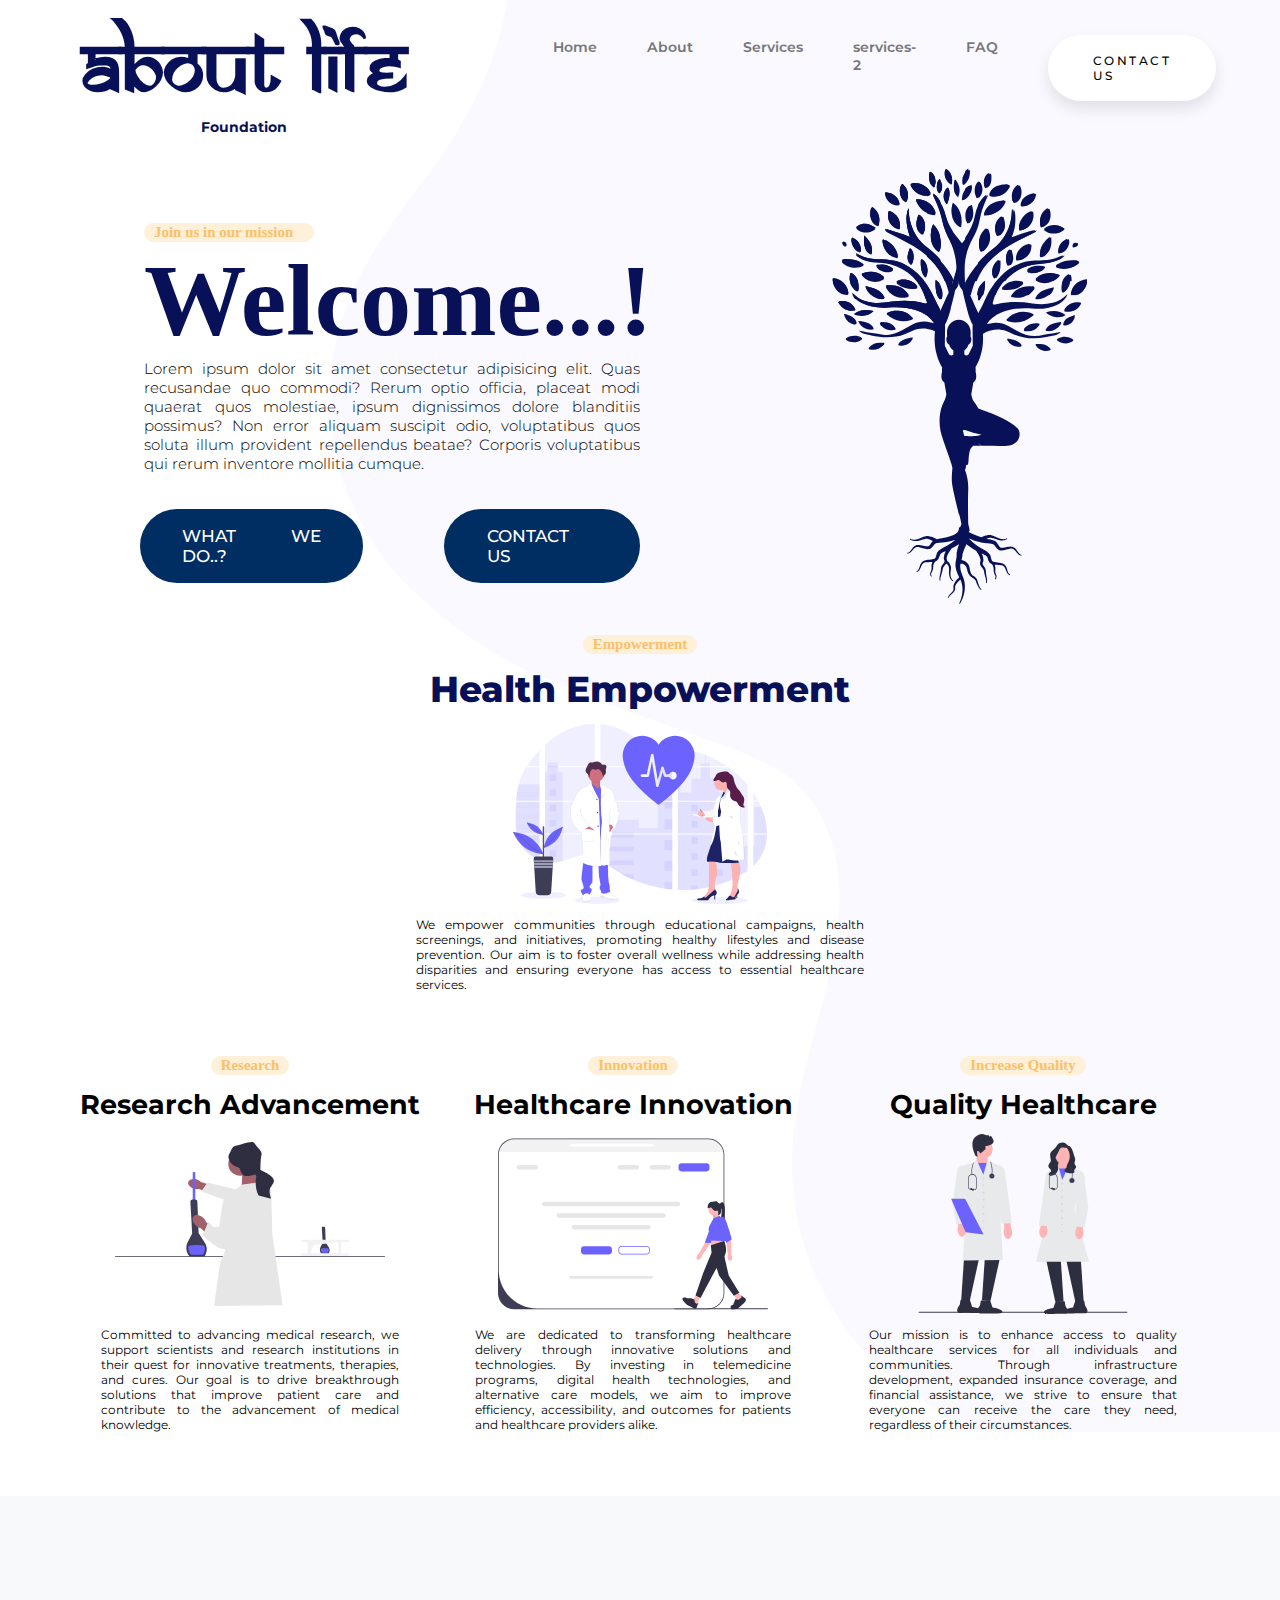
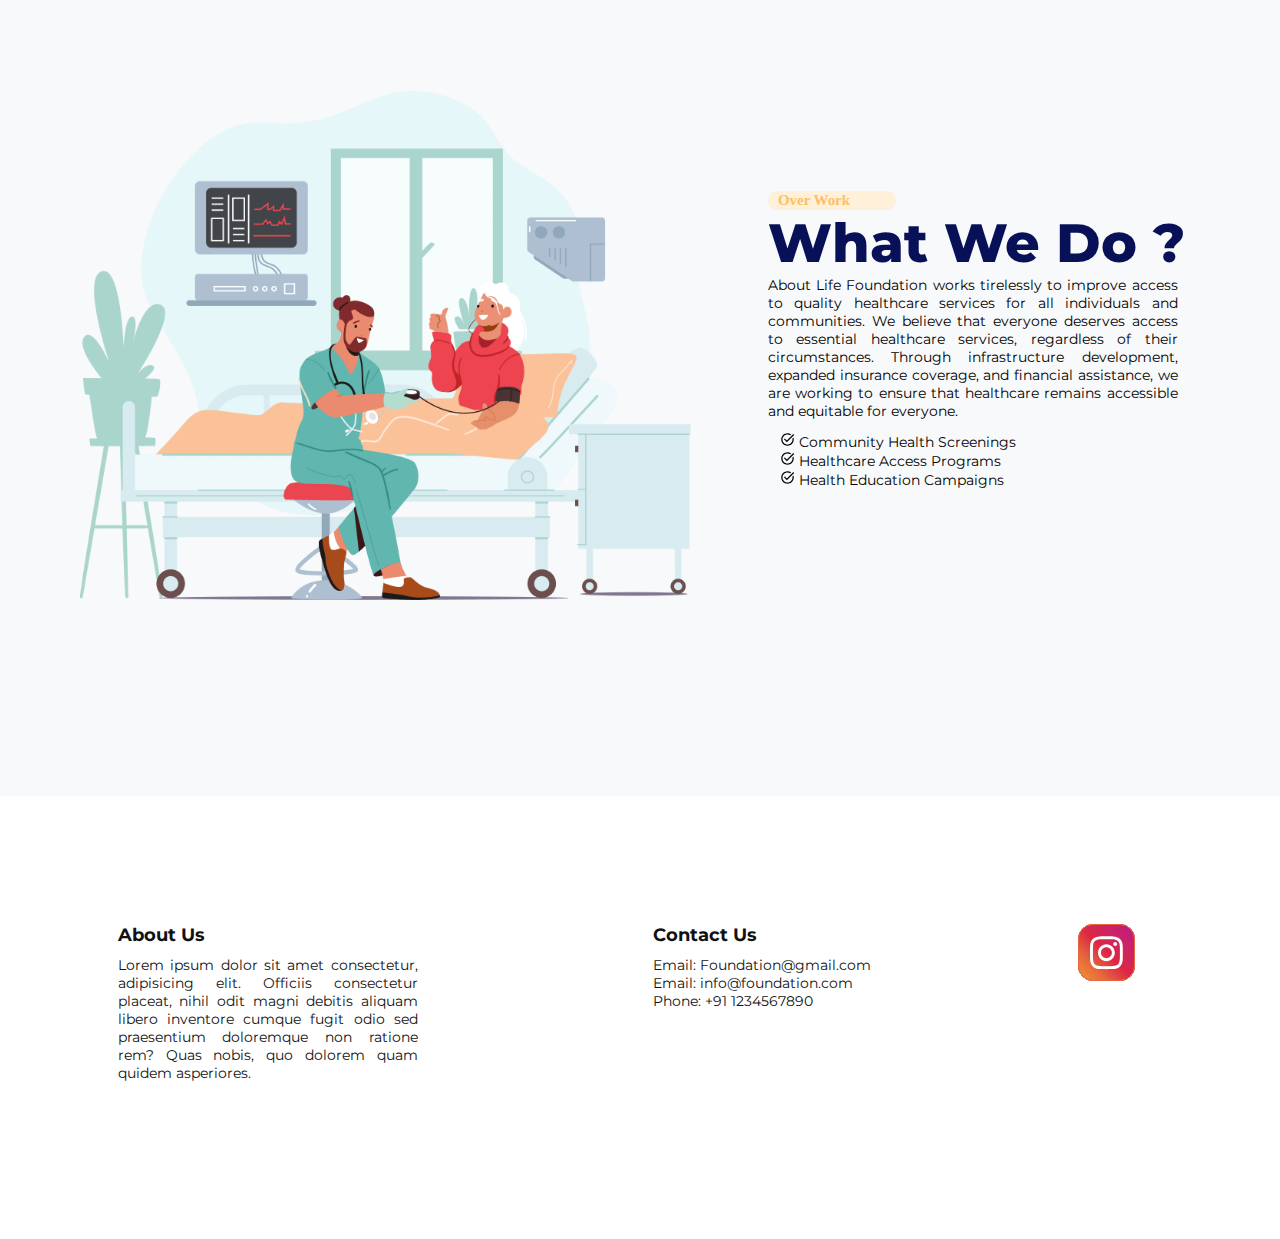
<file: index.html>
<!DOCTYPE html>
<html lang="en">

<head>
    <meta charset="UTF-8">
    <meta name="viewport" content="width=device-width, initial-scale=1.0">
    <title>ALF | About Life Foundation</title>
    <link rel="stylesheet" href="style.css">
</head>

<body>
    <div id="main">
        <nav>
            <div id="nav-left">
                <h3 class="logo_text samarkan">About Life</h3>
                <h3 class="logo_text">Foundation</h3>
            </div>
            <div id="nav-right">
                <a href="index.html">Home</a>
                <a href="about.html">About</a>
                <a href="services.html">Services</a>
                <a href="not-found.html">services-2</a>
                <a href="">FAQ</a>
                <a id="nav_button" href="contact_us.html">Contact Us</a>
            </div>
            <div class="nav-menu toggle_btn">
                <input type="checkbox" id="checkbox">
                <label for="checkbox" class="toggle">
                    <div class="bars" id="bar1"></div>
                    <div class="bars" id="bar2"></div>
                    <div class="bars" id="bar3"></div>
                </label>
            </div>

            <div id="menu" class="dropdown_menu">

                <a href="index.html">Home</a>
                <a href="about.html">About</a>
                <a href="services.html">Services</a>
                <a href="not-found.html">services-2</a>
                <a href="">FAQ</a>
                <a id="nav_button" href="contact_us.html">Contact Us</a>

            </div>
        </nav>
        <div id="home">
            <div id="home-left">
                <div id="home_text">
                    <h5 class="tag home_tag">Join us in our mission</h5>
                    <h1 id="home_text1">Welcome...!</h1>
                    <h2 id="home_text2">Lorem ipsum dolor sit amet consectetur adipisicing elit. Quas recusandae quo commodi? Rerum optio officia, placeat modi quaerat quos molestiae, ipsum dignissimos dolore blanditiis possimus? Non error aliquam suscipit odio, voluptatibus quos soluta illum provident repellendus beatae? Corporis voluptatibus qui rerum inventore mollitia cumque.</h2>
                </div>
                <div id="home_buttons">
                    <a href="#what_we_do" class="btn">What We Do..?</a>
                    <a href="contact_us.html" class="btn">
                        Contact Us

                    </a>
                </div>
            </div>
            <div id="home_right">
                <img id="logo" src="assets/svg/Logo-081158-blue.svg" alt="logo">
            </div>


        </div>
        <div id="sec_page">

            <div id="mission">
                <div id="mission_upper">
                    <h5 class="tag mission_tag mission_tag_upper">Empowerment</h5>
                    <h2 class="mission_heading ">Health Empowerment</h2>
                    <img class="mission_logo mission_upper_logo" src="assets/svg/Health_Empowerment.svg"
                        alt="Health Empowerment">
                    <h6 class="mission_discription_upper">
                        We empower communities through educational campaigns, health screenings, and initiatives,
                        promoting healthy lifestyles and disease prevention. Our aim is to foster overall wellness while
                        addressing health disparities and ensuring everyone has access to essential healthcare services.
                    </h6>
                </div>
                <div id="mission_bottom">

                    <div class="mission_sec mission_sec_one">
                        <h5 class="tag mission_tag mission_tag_one">Research</h5>
                        <h2 class="mission_tittle"> Research Advancement</h2>
                        <img class="mission_logo" src="assets/svg/Research_Advancement.svg" alt="Healthcare Innovation">
                        <h6 class="mission_discription">
                            Committed to advancing medical research, we support scientists and research institutions in
                            their quest for innovative treatments, therapies, and cures. Our goal is to drive
                            breakthrough solutions that improve patient care and contribute to the advancement of
                            medical knowledge.
                        </h6>

                    </div>

                    <div class="mission_sec mission_sec_three">
                        <h5 class="tag mission_tag mission_tag_three">Innovation</h5>
                        <h2 class="mission_tittle">Healthcare Innovation</h2>
                        <img class="mission_logo" src="assets/svg/Healthcare_Innovation.svg"
                            alt="Healthcare Innovation">
                        <h6 class="mission_discription">
                            We are dedicated to transforming healthcare delivery through innovative solutions and
                            technologies. By investing in telemedicine programs, digital health technologies, and
                            alternative care models, we aim to improve efficiency, accessibility, and outcomes for
                            patients and healthcare providers alike.
                        </h6>

                    </div>

                    <div class="mission_sec mission_sec_two">
                        <h5 class="tag mission_tag mission_tag_two">Increase Quality</h5>
                        <h2 class="mission_tittle">Quality Healthcare</h2>
                        <img class="mission_logo" src="assets/svg/Quality_Healthcare.svg" alt="Healthcare Innovation">
                        <h6 class="mission_discription">
                            Our mission is to enhance access to quality healthcare services for all individuals and
                            communities. Through infrastructure development, expanded insurance coverage, and financial
                            assistance, we strive to ensure that everyone can receive the care they need, regardless of
                            their circumstances.
                        </h6>

                    </div>

                </div>
            </div>

        </div>
    </div>

    <div id="what_we_do">

        <div id="what_we_do_left">
            <img src="assets/svg/what_we_do.png" alt="what_we_do">
        </div>


        <div id="What_We_Do_Right">

            <h5 class="tag what_we_do_tag ">Over Work</h5>
            <h2 class="what_we_do_heading ">What We Do ?</h2>
            <h6 class="whatwedo_discription">
                About Life Foundation works tirelessly to improve access to quality healthcare services for all
                individuals and communities. We believe that everyone deserves access to essential healthcare services,
                regardless of their circumstances. Through infrastructure development, expanded insurance coverage, and
                financial assistance, we are working to ensure that healthcare remains accessible and equitable for
                everyone.
            </h6>
            <div id="tick_list">

                <h6 class="whatwedo_discription"><img class="tick" src="assets/svg/icons8-tick.svg" alt="tick_svg">
                    Community Health Screenings</h6>
                <h6 class="whatwedo_discription"><img class="tick" src="assets/svg/icons8-tick.svg" alt="tick_svg">
                    Healthcare Access Programs</h6>
                <h6 class="whatwedo_discription"><img class="tick" src="assets/svg/icons8-tick.svg" alt="tick_svg">
                    Health Education Campaigns</h6>
            </div>


        </div>
    </div>



    <footer>
        <div class="footer-container">
            <div class="footer-section">
                <h3>About Us</h3>
                <p>Lorem ipsum dolor sit amet consectetur, adipisicing elit. Officiis consectetur placeat, nihil odit magni debitis aliquam libero inventore cumque fugit odio sed praesentium doloremque non ratione rem? Quas nobis, quo dolorem quam quidem asperiores.</p>
            </div>
            <div class="footer-section">
                <h3>Contact Us</h3>
                <p>Email: Foundation@gmail.com<br> Email: info@foundation.com<br>Phone: +91 1234567890</p>
            </div>
            <div class="footer-section">
                <div class="tooltip-container">
                    <div class="tooltip">
                      <div class="profile">
                        <div class="user">
                          <div class="img"><img src="assets/svg/Logo.svg" alt="" srcset=""></div>
                          <div class="details">
                            <div class="name">Name</div>
                            <div class="username">@username</div>
                          </div>
                        </div>

                      </div>
                    </div>
                    <div class="text">
                      <a class="icon" href="#insta-link">
                        <div class="layer">
                          <span></span>
                          <span></span>
                          <span></span>
                          <span></span>
                          <span class="instagramSVG">
                            <svg
                              fill="white"
                              class="svgIcon"
                              viewBox="0 0 448 512"
                              height="1.5em"
                              xmlns="http://www.w3.org/2000/svg"
                            >
                              <path
                                d="M224.1 141c-63.6 0-114.9 51.3-114.9 114.9s51.3 114.9 114.9 114.9S339 319.5 339 255.9 287.7 141 224.1 141zm0 189.6c-41.1 0-74.7-33.5-74.7-74.7s33.5-74.7 74.7-74.7 74.7 33.5 74.7 74.7-33.6 74.7-74.7 74.7zm146.4-194.3c0 14.9-12 26.8-26.8 26.8-14.9 0-26.8-12-26.8-26.8s12-26.8 26.8-26.8 26.8 12 26.8 26.8zm76.1 27.2c-1.7-35.9-9.9-67.7-36.2-93.9-26.2-26.2-58-34.4-93.9-36.2-37-2.1-147.9-2.1-184.9 0-35.8 1.7-67.6 9.9-93.9 36.1s-34.4 58-36.2 93.9c-2.1 37-2.1 147.9 0 184.9 1.7 35.9 9.9 67.7 36.2 93.9s58 34.4 93.9 36.2c37 2.1 147.9 2.1 184.9 0 35.9-1.7 67.7-9.9 93.9-36.2 26.2-26.2 34.4-58 36.2-93.9 2.1-37 2.1-147.8 0-184.8zM398.8 388c-7.8 19.6-22.9 34.7-42.6 42.6-29.5 11.7-99.5 9-132.1 9s-102.7 2.6-132.1-9c-19.6-7.8-34.7-22.9-42.6-42.6-11.7-29.5-9-99.5-9-132.1s-2.6-102.7 9-132.1c7.8-19.6 22.9-34.7 42.6-42.6 29.5-11.7 99.5-9 132.1-9s102.7-2.6 132.1 9c19.6 7.8 34.7 22.9 42.6 42.6 11.7 29.5 9 99.5 9 132.1s2.7 102.7-9 132.1z"
                              ></path>
                            </svg>
                          </span>
                        </div>
                        <div class="text">Instagram</div>
                      </a>
                    </div>
                  </div>
                  
            </div>
        </div>

    </footer>


    <script src="script.js"></script>
</body>

</html>
</file>
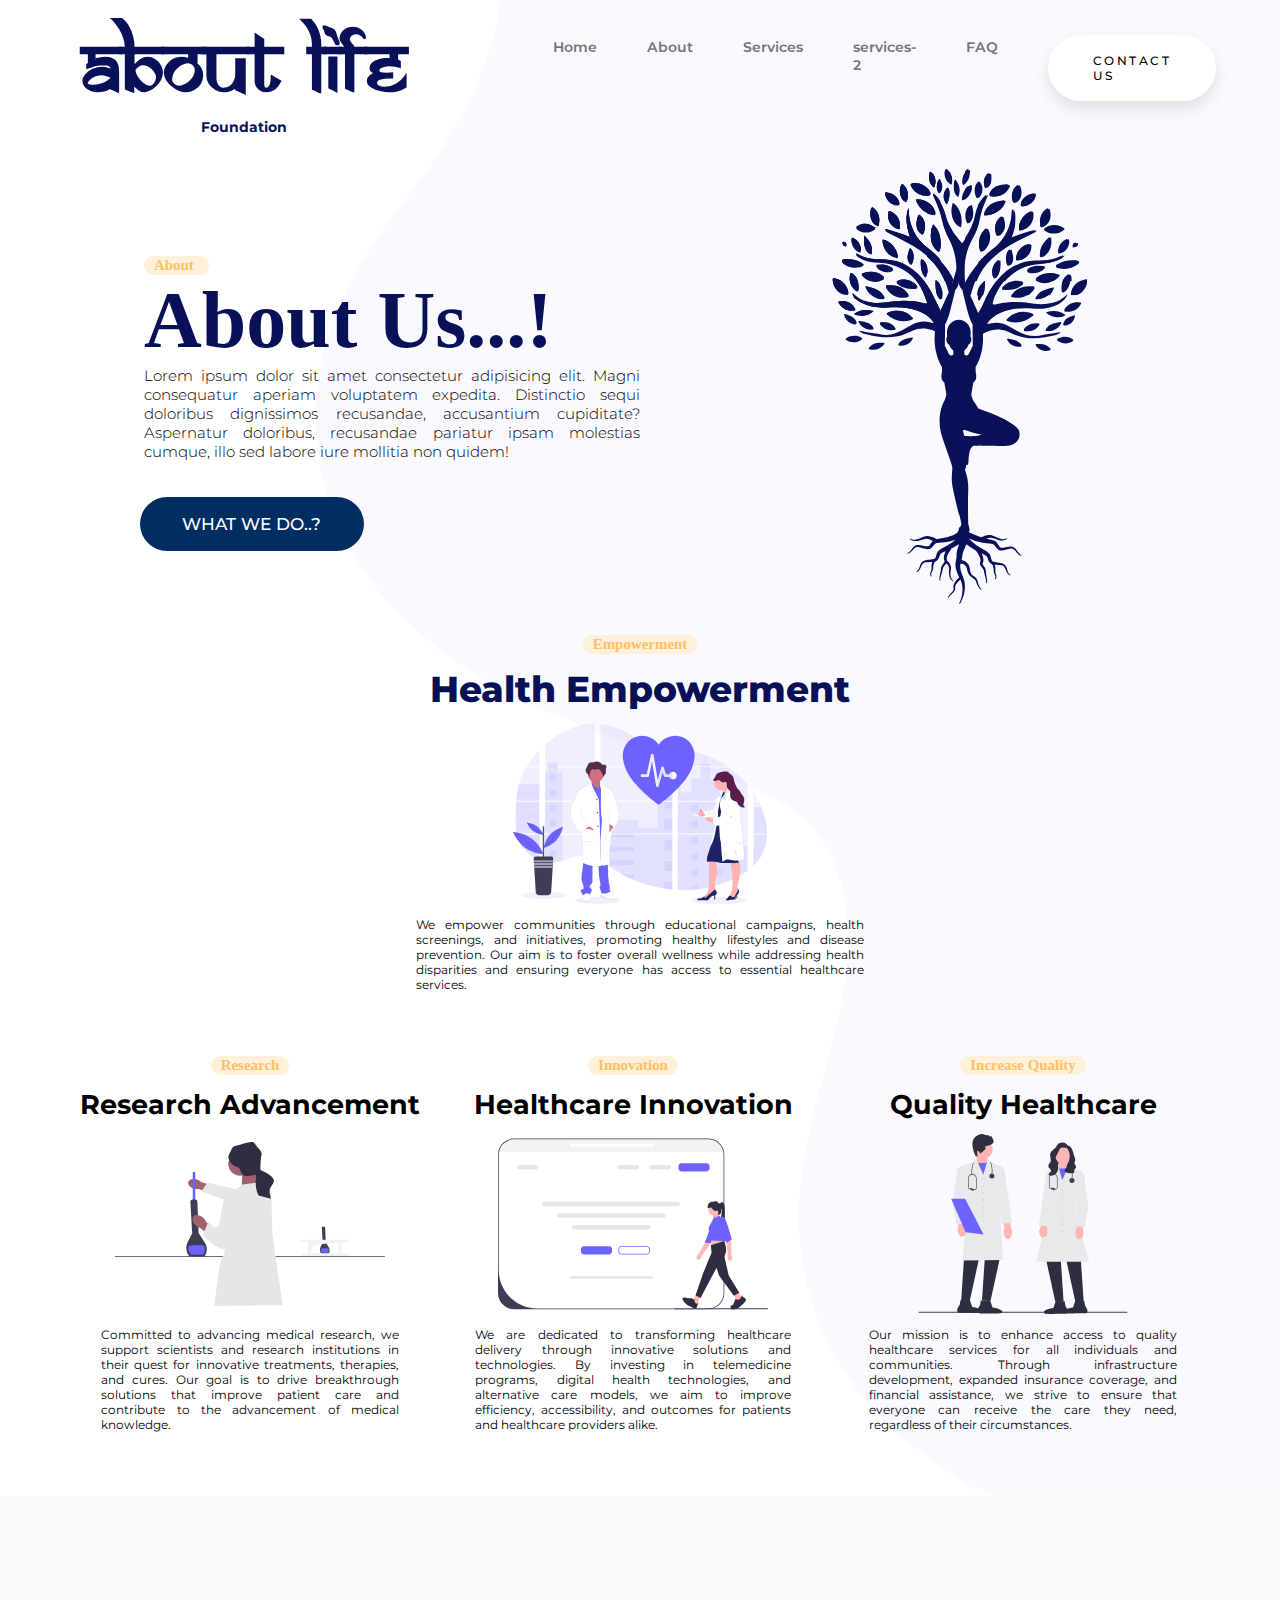
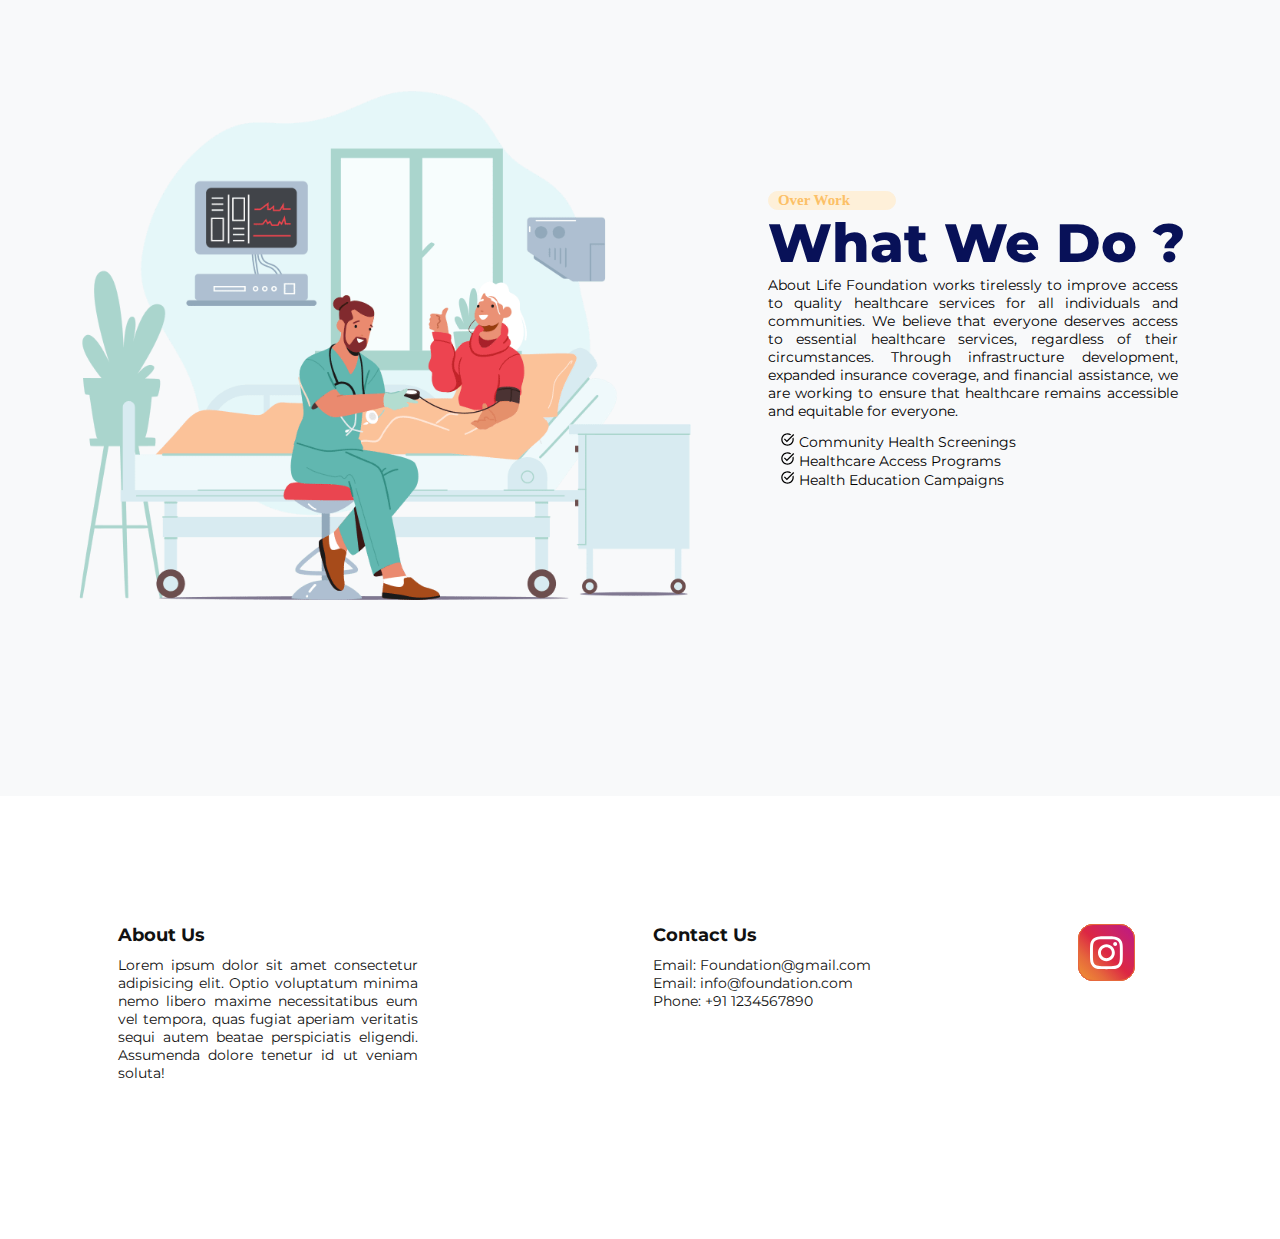
<file: about.html>
<!DOCTYPE html>
<html lang="en">

<head>
    <meta charset="UTF-8">
    <meta name="viewport" content="width=device-width, initial-scale=1.0">
    <title>Foundation | About</title>
    <link rel="stylesheet" href="about.css">
</head>

<body>
    <div id="main">
        <nav>
            <div id="nav-left">
                <h3 class="logo_text samarkan">About Life</h3>
                <h3 class="logo_text">Foundation</h3>
            </div>
            <div id="nav-right">
                <a href="index.html">Home</a>
                <a href="about.html">About</a>
                <a href="services.html">Services</a>
                <a href="not-found.html">services-2</a>
                <a href="">FAQ</a>
                <a id="nav_button" href="contact_us.html">Contact Us</a>
            </div>
            <div class="nav-menu toggle_btn">
                <input type="checkbox" id="checkbox">
                <label for="checkbox" class="toggle">
                    <div class="bars" id="bar1"></div>
                    <div class="bars" id="bar2"></div>
                    <div class="bars" id="bar3"></div>
                </label>
            </div>

            <div id="menu" class="dropdown_menu">

                <a href="index.html">Home</a>
                <a href="about.html">About</a>
                <a href="services.html">Services</a>
                <a href="not-found.html">services-2</a>
                <a href="">FAQ</a>
                <a id="nav_button" href="contact_us.html">Contact Us</a>

            </div>
        </nav>
        <div id="home">
            <div id="home-left">
                <div id="home_text">
                    <h5 class="tag home_tag">About</h5>
                    <h1 id="home_text1">About Us...!</h1>
                    <h2 id="home_text2">Lorem ipsum dolor sit amet consectetur adipisicing elit. Magni consequatur aperiam voluptatem expedita. Distinctio sequi doloribus dignissimos recusandae, accusantium cupiditate? Aspernatur doloribus, recusandae pariatur ipsam molestias cumque, illo sed labore iure mollitia non quidem!</h2>
                </div>
                <div id="home_buttons">
                    <a href="#what_we_do" class="btn">What We Do..?</a>
                </div>
            </div>

            <div id="home-right">
                <img id="logo" src="assets/svg/Logo-081158-blue.svg" alt="logo">

            </div>
        </div>
        <div id="sec_page">

            <div id="mission">
                <div id="mission_upper">
                    <h5 class="tag mission_tag mission_tag_upper">Empowerment</h5>
                    <h2 class="mission_heading ">Health Empowerment</h2>
                    <img class="mission_logo mission_upper_logo" src="assets/svg/Health_Empowerment.svg"
                        alt="Health Empowerment">
                    <h6 class="mission_discription_upper">
                        We empower communities through educational campaigns, health screenings, and initiatives,
                        promoting healthy lifestyles and disease prevention. Our aim is to foster overall wellness while
                        addressing health disparities and ensuring everyone has access to essential healthcare services.
                    </h6>
                </div>
                <div id="mission_bottom">

                    <div class="mission_sec mission_sec_one">
                        <h5 class="tag mission_tag mission_tag_one">Research</h5>
                        <h2 class="mission_tittle"> Research Advancement</h2>
                        <img class="mission_logo" src="assets/svg/Research_Advancement.svg" alt="Healthcare Innovation">
                        <h6 class="mission_discription">
                            Committed to advancing medical research, we support scientists and research institutions in
                            their quest for innovative treatments, therapies, and cures. Our goal is to drive
                            breakthrough solutions that improve patient care and contribute to the advancement of
                            medical knowledge.
                        </h6>

                    </div>

                    <div class="mission_sec mission_sec_three">
                        <h5 class="tag mission_tag mission_tag_three">Innovation</h5>
                        <h2 class="mission_tittle">Healthcare Innovation</h2>
                        <img class="mission_logo" src="assets/svg/Healthcare_Innovation.svg"
                            alt="Healthcare Innovation">
                        <h6 class="mission_discription">
                            We are dedicated to transforming healthcare delivery through innovative solutions and
                            technologies. By investing in telemedicine programs, digital health technologies, and
                            alternative care models, we aim to improve efficiency, accessibility, and outcomes for
                            patients and healthcare providers alike.
                        </h6>

                    </div>

                    <div class="mission_sec mission_sec_two">
                        <h5 class="tag mission_tag mission_tag_two">Increase Quality</h5>
                        <h2 class="mission_tittle">Quality Healthcare</h2>
                        <img class="mission_logo" src="assets/svg/Quality_Healthcare.svg" alt="Healthcare Innovation">
                        <h6 class="mission_discription">
                            Our mission is to enhance access to quality healthcare services for all individuals and
                            communities. Through infrastructure development, expanded insurance coverage, and financial
                            assistance, we strive to ensure that everyone can receive the care they need, regardless of
                            their circumstances.
                        </h6>

                    </div>

                </div>
            </div>

        </div>
    </div>

    <div id="what_we_do">

        <div id="what_we_do_left">
            <img src="assets/svg/what_we_do.png" alt="what_we_do">
        </div>


        <div id="What_We_Do_Right">

            <h5 class="tag what_we_do_tag ">Over Work</h5>
            <h2 class="what_we_do_heading ">What We Do ?</h2>
            <h6 class="whatwedo_discription">
                About Life Foundation works tirelessly to improve access to quality healthcare services for all
                individuals and communities. We believe that everyone deserves access to essential healthcare services,
                regardless of their circumstances. Through infrastructure development, expanded insurance coverage, and
                financial assistance, we are working to ensure that healthcare remains accessible and equitable for
                everyone.
            </h6>
            <div id="tick_list">

                <h6 class="whatwedo_discription"><img class="tick" src="assets/svg/icons8-tick.svg" alt="tick_svg">
                    Community Health Screenings</h6>
                <h6 class="whatwedo_discription"><img class="tick" src="assets/svg/icons8-tick.svg" alt="tick_svg">
                    Healthcare Access Programs</h6>
                <h6 class="whatwedo_discription"><img class="tick" src="assets/svg/icons8-tick.svg" alt="tick_svg">
                    Health Education Campaigns</h6>
            </div>


        </div>
    </div>


    <footer>
        <div class="footer-container">
            <div class="footer-section">
                <h3>About Us</h3>
                <p>Lorem ipsum dolor sit amet consectetur adipisicing elit. Optio voluptatum minima nemo libero maxime necessitatibus eum vel tempora, quas fugiat aperiam veritatis sequi autem beatae perspiciatis eligendi. Assumenda dolore tenetur id ut veniam soluta!</p>
            </div>
            <div class="footer-section">
                <h3>Contact Us</h3>
                <p>Email: Foundation@gmail.com<br> Email: info@foundation.com<br>Phone: +91 1234567890</p>
            </div>
            <div class="footer-section">
                <div class="tooltip-container">
                    <div class="tooltip">
                      <div class="profile">
                        <div class="user">
                          <div class="img"><img src="assets/svg/Logo.svg" alt="" srcset=""></div>
                          <div class="details">
                            <div class="name">Name</div>
                            <div class="username">@username</div>
                          </div>
                        </div>

                      </div>
                    </div>
                    <div class="text">
                      <a class="icon" href="#insta-link">
                        <div class="layer">
                          <span></span>
                          <span></span>
                          <span></span>
                          <span></span>
                          <span class="instagramSVG">
                            <svg
                              fill="white"
                              class="svgIcon"
                              viewBox="0 0 448 512"
                              height="1.5em"
                              xmlns="http://www.w3.org/2000/svg"
                            >
                              <path
                                d="M224.1 141c-63.6 0-114.9 51.3-114.9 114.9s51.3 114.9 114.9 114.9S339 319.5 339 255.9 287.7 141 224.1 141zm0 189.6c-41.1 0-74.7-33.5-74.7-74.7s33.5-74.7 74.7-74.7 74.7 33.5 74.7 74.7-33.6 74.7-74.7 74.7zm146.4-194.3c0 14.9-12 26.8-26.8 26.8-14.9 0-26.8-12-26.8-26.8s12-26.8 26.8-26.8 26.8 12 26.8 26.8zm76.1 27.2c-1.7-35.9-9.9-67.7-36.2-93.9-26.2-26.2-58-34.4-93.9-36.2-37-2.1-147.9-2.1-184.9 0-35.8 1.7-67.6 9.9-93.9 36.1s-34.4 58-36.2 93.9c-2.1 37-2.1 147.9 0 184.9 1.7 35.9 9.9 67.7 36.2 93.9s58 34.4 93.9 36.2c37 2.1 147.9 2.1 184.9 0 35.9-1.7 67.7-9.9 93.9-36.2 26.2-26.2 34.4-58 36.2-93.9 2.1-37 2.1-147.8 0-184.8zM398.8 388c-7.8 19.6-22.9 34.7-42.6 42.6-29.5 11.7-99.5 9-132.1 9s-102.7 2.6-132.1-9c-19.6-7.8-34.7-22.9-42.6-42.6-11.7-29.5-9-99.5-9-132.1s-2.6-102.7 9-132.1c7.8-19.6 22.9-34.7 42.6-42.6 29.5-11.7 99.5-9 132.1-9s102.7-2.6 132.1 9c19.6 7.8 34.7 22.9 42.6 42.6 11.7 29.5 9 99.5 9 132.1s2.7 102.7-9 132.1z"
                              ></path>
                            </svg>
                          </span>
                        </div>
                        <div class="text">Instagram</div>
                      </a>
                    </div>
                  </div>
                  
            </div>
        </div>

    </footer>

    <script src="script.js"></script>
</body>

</html>
</file>
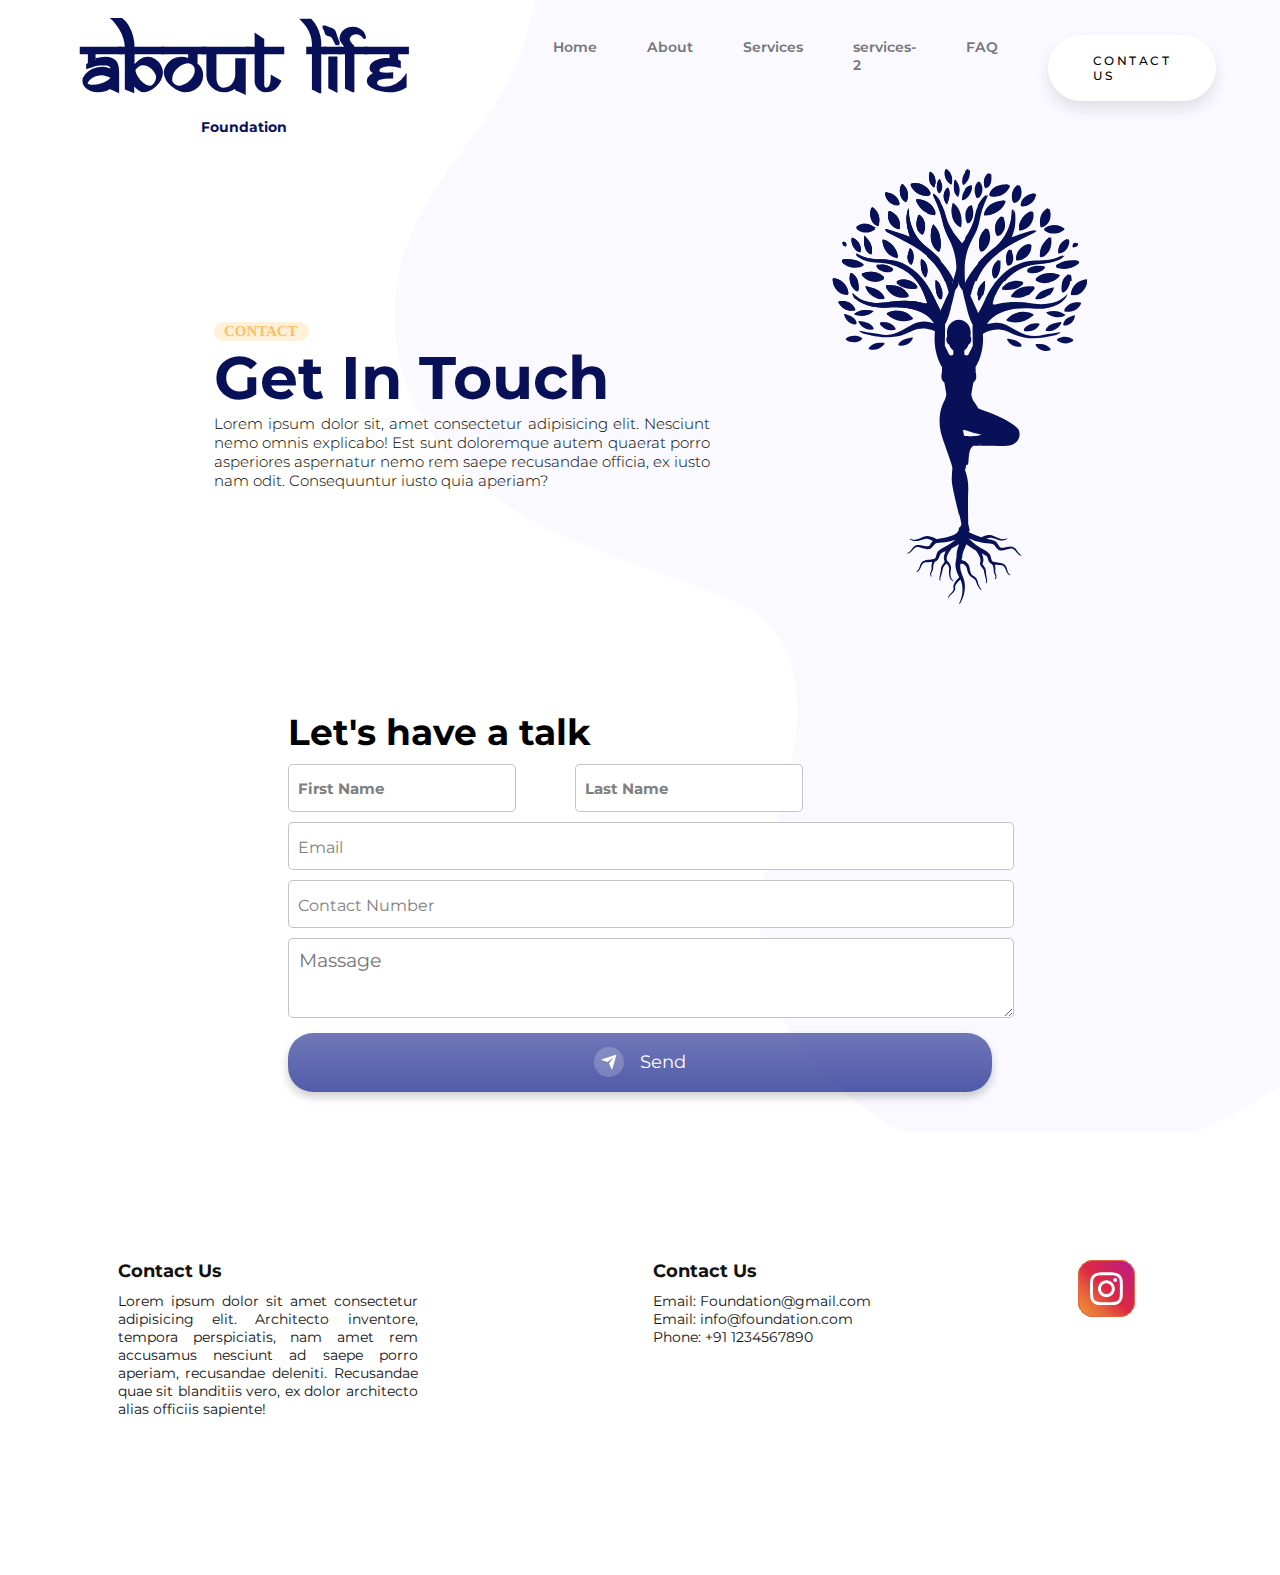
<file: contact_us.html>
<!DOCTYPE html>
<html lang="en">

<head>
    <meta charset="UTF-8">
    <meta name="viewport" content="width=device-width, initial-scale=1.0">
    <title>Foundation | Contact US</title>
    <link rel="stylesheet" href="contact_us.css">
</head>

<body>
    <div id="main">
        <nav>
            <div id="nav-left">
                <h3 class="logo_text samarkan">About Life</h3>
                <h3 class="logo_text">Foundation</h3>
            </div>
            <div id="nav-right">
                <a href="index.html">Home</a>
                <a href="about.html">About</a>
                <a href="services.html">Services</a>
                <a href="not-found.html">services-2</a>
                <a href="">FAQ</a>
                <a id="nav_button" href="contact_us.html">Contact Us</a>
            </div>
            <div class="nav-menu toggle_btn">
                <input type="checkbox" id="checkbox">
                <label for="checkbox" class="toggle">
                    <div class="bars" id="bar1"></div>
                    <div class="bars" id="bar2"></div>
                    <div class="bars" id="bar3"></div>
                </label>
            </div>

            <div id="menu" class="dropdown_menu">

                <a href="index.html">Home</a>
                <a href="about.html">About</a>
                <a href="services.html">Services</a>
                <a href="not-found.html">services-2</a>
                <a href="">FAQ</a>
                <a id="nav_button" href="contact_us.html">Contact Us</a>

            </div>
        </nav>
        <div id="home">
            <div id="home-left">
                <div id="home_text">
                    <h5 class="tag home_tag">CONTACT</h5>
                    <h1 id="home_text1">Get In Touch</h1>
                    <h2 id="home_text2">Lorem ipsum dolor sit, amet consectetur adipisicing elit. Nesciunt nemo omnis explicabo! Est sunt doloremque autem quaerat porro asperiores aspernatur nemo rem saepe recusandae officia, ex iusto nam odit. Consequuntur iusto quia aperiam?</h2>
                </div>

            </div>
            <div id="home-right">
                <img id="logo" src="assets/svg/Logo-081158-blue.svg" alt="logo">
            </div>
        </div>

        <div id="form_page">


            <form action="https://api.web3forms.com/submit" method="POST" id="form" class="form">
                <input type="hidden" name="access_key" value="YOUR_ACCESS_KEY">
                <h1>Let's have a talk</h1>

                <div class="name">
                    <label>
                        <input name="first_name" required="" placeholder="" type="text" class="input">
                        <span>First Name</span>
                    </label>

                    <label>
                        <input name="last_name"  required="" placeholder="" type="text" class="input">
                        <span>Last Name</span>
                    </label>
                </div>

                <label>
                    <input name="email" required="" placeholder="" type="email" class="input">
                    <span>Email</span>
                </label>

                <label>
                    <input name="tel" required="" type="tel" placeholder="" class="input">
                    <span>Contact Number</span>
                </label>
                <label>
                    <textarea name="massage" required="" rows="3" placeholder="Massage" class="input01"></textarea>
                </label>

                <button id="send_button">
                    <div class="svg-wrapper-1">
                        <div class="svg-wrapper">
                            <svg xmlns="http://www.w3.org/2000/svg" viewBox="0 0 24 24" width="24" height="24">
                                <path fill="none" d="M0 0h24v24H0z"></path>
                                <path fill="currentColor"
                                    d="M1.946 9.315c-.522-.174-.527-.455.01-.634l19.087-6.362c.529-.176.832.12.684.638l-5.454 19.086c-.15.529-.455.547-.679.045L12 14l6-8-8 6-8.054-2.685z">
                                </path>
                            </svg>
                        </div>
                    </div>
                    <span>Send</span>
                </button>
            </form>


        </div>


    </div>
    
    <footer>
        <div class="footer-container">
            <div class="footer-section">
                <h3>Contact Us</h3>
                <p>Lorem ipsum dolor sit amet consectetur adipisicing elit. Architecto inventore, tempora perspiciatis, nam amet rem accusamus nesciunt ad saepe porro aperiam, recusandae deleniti. Recusandae quae sit blanditiis vero, ex dolor architecto alias officiis sapiente!</p>
            </div>
            <div class="footer-section">
                <h3>Contact Us</h3>
                <p>Email: Foundation@gmail.com<br> Email: info@foundation.com<br>Phone: +91 1234567890</p>
            </div>
            <div class="footer-section">
                <div class="tooltip-container">
                    <div class="tooltip">
                      <div class="profile">
                        <div class="user">
                          <div class="img"><img src="assets/svg/Logo.svg" alt="" srcset=""></div>
                          <div class="details">
                            <div class="name">Name</div>
                            <div class="username">@username</div>
                          </div>
                        </div>

                      </div>
                    </div>
                    <div class="text">
                      <a class="icon" href="#insta-link">
                        <div class="layer">
                          <span></span>
                          <span></span>
                          <span></span>
                          <span></span>
                          <span class="instagramSVG">
                            <svg
                              fill="white"
                              class="svgIcon"
                              viewBox="0 0 448 512"
                              height="1.5em"
                              xmlns="http://www.w3.org/2000/svg"
                            >
                              <path
                                d="M224.1 141c-63.6 0-114.9 51.3-114.9 114.9s51.3 114.9 114.9 114.9S339 319.5 339 255.9 287.7 141 224.1 141zm0 189.6c-41.1 0-74.7-33.5-74.7-74.7s33.5-74.7 74.7-74.7 74.7 33.5 74.7 74.7-33.6 74.7-74.7 74.7zm146.4-194.3c0 14.9-12 26.8-26.8 26.8-14.9 0-26.8-12-26.8-26.8s12-26.8 26.8-26.8 26.8 12 26.8 26.8zm76.1 27.2c-1.7-35.9-9.9-67.7-36.2-93.9-26.2-26.2-58-34.4-93.9-36.2-37-2.1-147.9-2.1-184.9 0-35.8 1.7-67.6 9.9-93.9 36.1s-34.4 58-36.2 93.9c-2.1 37-2.1 147.9 0 184.9 1.7 35.9 9.9 67.7 36.2 93.9s58 34.4 93.9 36.2c37 2.1 147.9 2.1 184.9 0 35.9-1.7 67.7-9.9 93.9-36.2 26.2-26.2 34.4-58 36.2-93.9 2.1-37 2.1-147.8 0-184.8zM398.8 388c-7.8 19.6-22.9 34.7-42.6 42.6-29.5 11.7-99.5 9-132.1 9s-102.7 2.6-132.1-9c-19.6-7.8-34.7-22.9-42.6-42.6-11.7-29.5-9-99.5-9-132.1s-2.6-102.7 9-132.1c7.8-19.6 22.9-34.7 42.6-42.6 29.5-11.7 99.5-9 132.1-9s102.7-2.6 132.1 9c19.6 7.8 34.7 22.9 42.6 42.6 11.7 29.5 9 99.5 9 132.1s2.7 102.7-9 132.1z"
                              ></path>
                            </svg>
                          </span>
                        </div>
                        <div class="text">Instagram</div>
                      </a>
                    </div>
                  </div>
                  
            </div>
        </div>

    </footer>


    <script src="script.js"></script>
</body>

</html>
</file>
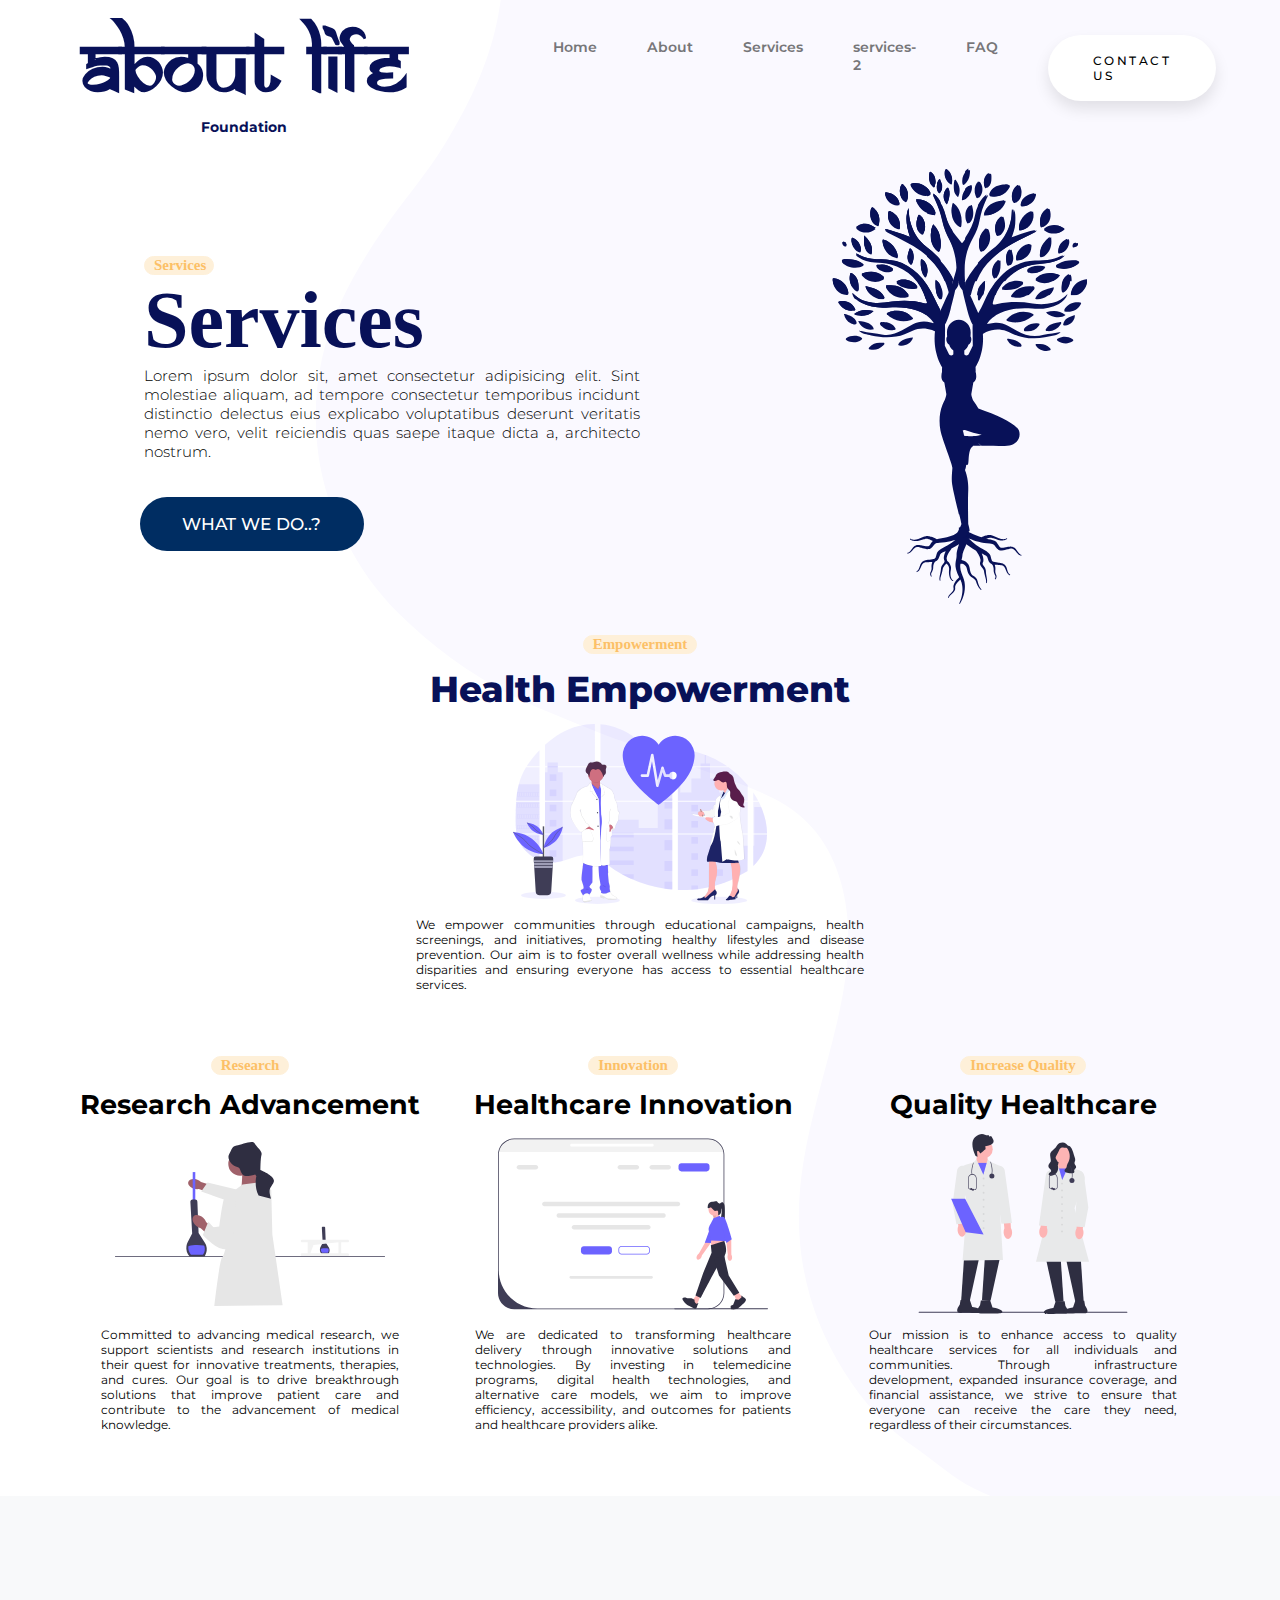
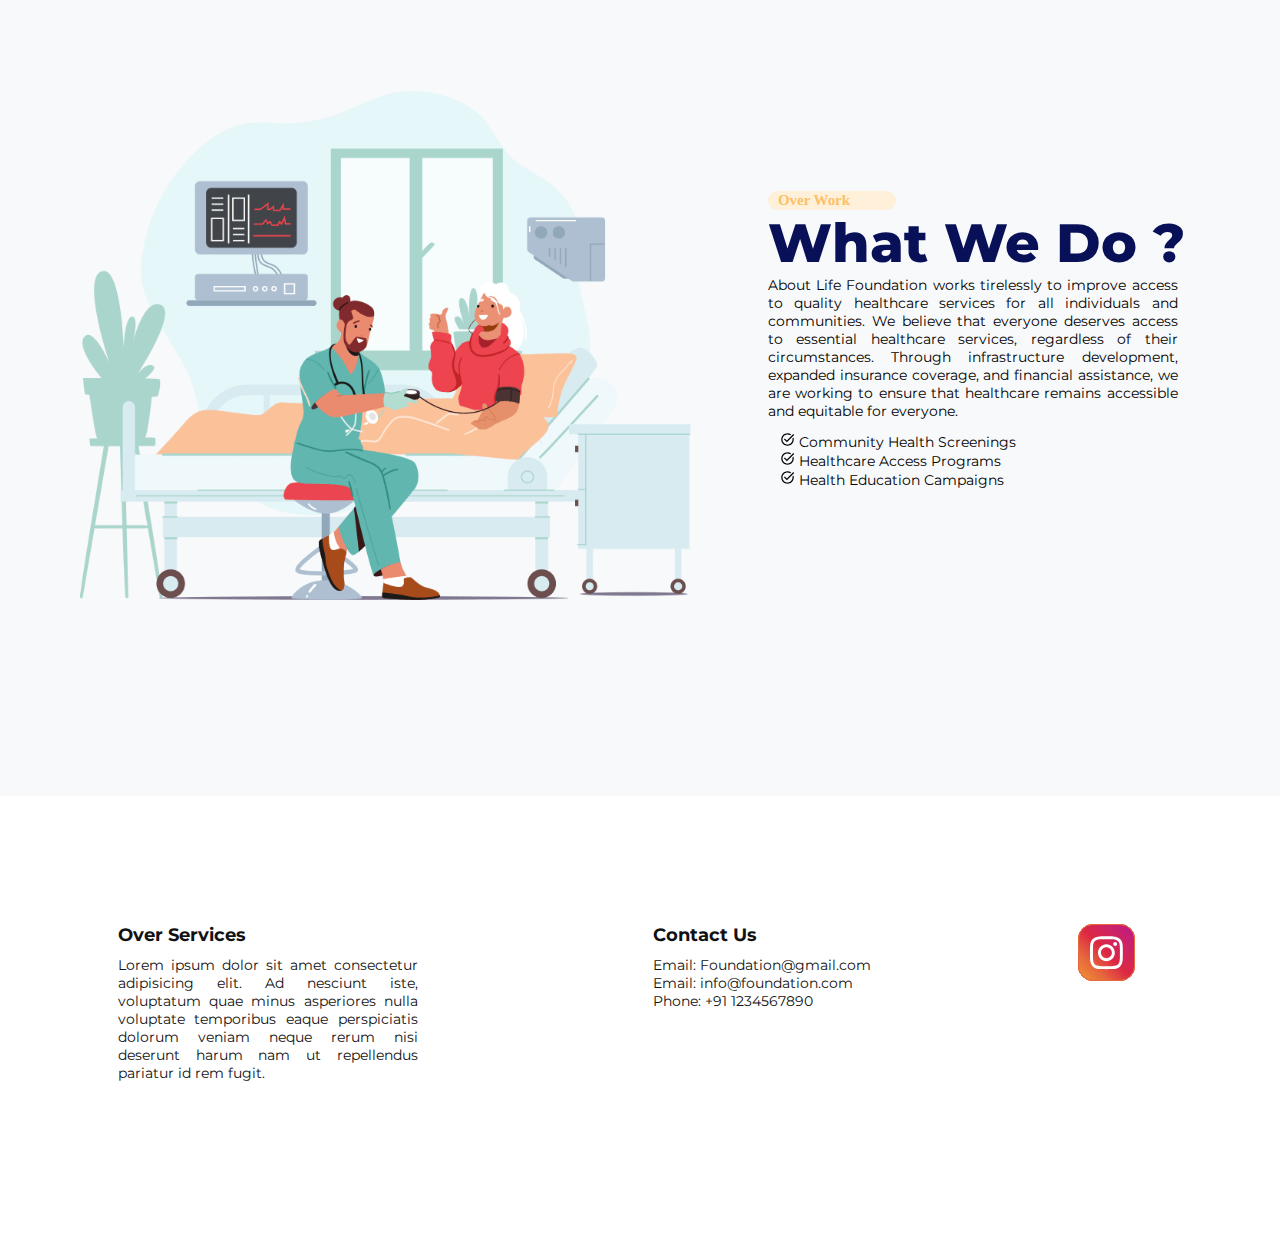
<file: services.html>
<!DOCTYPE html>
<html lang="en">

<head>
    <meta charset="UTF-8">
    <meta name="viewport" content="width=device-width, initial-scale=1.0">
    <title>ALF | Services</title>
    <link rel="stylesheet" href="services.css">
</head>

<body>
    <div id="main">
        <nav>
            <div id="nav-left">
                <h3 class="logo_text samarkan">About Life</h3>
                <h3 class="logo_text">Foundation</h3>
            </div>
            <div id="nav-right">
                <a href="index.html">Home</a>
                <a href="about.html">About</a>
                <a href="services.html">Services</a>
                <a href="not-found.html">services-2</a>
                <a href="">FAQ</a>
                <a id="nav_button" href="contact_us.html">Contact Us</a>
            </div>
            <div class="nav-menu toggle_btn">
                <input type="checkbox" id="checkbox">
                <label for="checkbox" class="toggle">
                    <div class="bars" id="bar1"></div>
                    <div class="bars" id="bar2"></div>
                    <div class="bars" id="bar3"></div>
                </label>
            </div>

            <div id="menu" class="dropdown_menu">

                <a href="index.html">Home</a>
                <a href="about.html">About</a>
                <a href="services.html">Services</a>
                <a href="not-found.html">services-2</a>
                <a href="">FAQ</a>
                <a id="nav_button" href="contact_us.html">Contact Us</a>

            </div>
        </nav>
        <div id="home">
            <div id="home-left">
                <div id="home_text">
                    <h5 class="tag home_tag">Services</h5>
                    <h1 id="home_text1">Services</h1>
                    <h2 id="home_text2">
                        Lorem ipsum dolor sit, amet consectetur adipisicing elit. Sint molestiae aliquam, ad tempore consectetur temporibus incidunt distinctio delectus eius explicabo voluptatibus deserunt veritatis nemo vero, velit reiciendis quas saepe itaque dicta a, architecto nostrum.</h2>
                </div>
                <div id="home_buttons">
                    <a href="#what_we_do" class="btn">What We Do..?</a>
                </div>
            </div>

            <div id="home-right">
                <img id="logo" src="assets/svg/Logo-081158-blue.svg" alt="logo">

            </div>
        </div>
        <div id="sec_page">

            <div id="mission">
                <div id="mission_upper">
                    <h5 class="tag mission_tag mission_tag_upper">Empowerment</h5>
                    <h2 class="mission_heading ">Health Empowerment</h2>
                    <img class="mission_logo mission_upper_logo" src="assets/svg/Health_Empowerment.svg"
                        alt="Health Empowerment">
                    <h6 class="mission_discription_upper">
                        We empower communities through educational campaigns, health screenings, and initiatives,
                        promoting healthy lifestyles and disease prevention. Our aim is to foster overall wellness while
                        addressing health disparities and ensuring everyone has access to essential healthcare services.
                    </h6>
                </div>
                <div id="mission_bottom">

                    <div class="mission_sec mission_sec_one">
                        <h5 class="tag mission_tag mission_tag_one">Research</h5>
                        <h2 class="mission_tittle"> Research Advancement</h2>
                        <img class="mission_logo" src="assets/svg/Research_Advancement.svg" alt="Healthcare Innovation">
                        <h6 class="mission_discription">
                            Committed to advancing medical research, we support scientists and research institutions in
                            their quest for innovative treatments, therapies, and cures. Our goal is to drive
                            breakthrough solutions that improve patient care and contribute to the advancement of
                            medical knowledge.
                        </h6>

                    </div>

                    <div class="mission_sec mission_sec_three">
                        <h5 class="tag mission_tag mission_tag_three">Innovation</h5>
                        <h2 class="mission_tittle">Healthcare Innovation</h2>
                        <img class="mission_logo" src="assets/svg/Healthcare_Innovation.svg"
                            alt="Healthcare Innovation">
                        <h6 class="mission_discription">
                            We are dedicated to transforming healthcare delivery through innovative solutions and
                            technologies. By investing in telemedicine programs, digital health technologies, and
                            alternative care models, we aim to improve efficiency, accessibility, and outcomes for
                            patients and healthcare providers alike.
                        </h6>

                    </div>

                    <div class="mission_sec mission_sec_two">
                        <h5 class="tag mission_tag mission_tag_two">Increase Quality</h5>
                        <h2 class="mission_tittle">Quality Healthcare</h2>
                        <img class="mission_logo" src="assets/svg/Quality_Healthcare.svg" alt="Healthcare Innovation">
                        <h6 class="mission_discription">
                            Our mission is to enhance access to quality healthcare services for all individuals and
                            communities. Through infrastructure development, expanded insurance coverage, and financial
                            assistance, we strive to ensure that everyone can receive the care they need, regardless of
                            their circumstances.
                        </h6>

                    </div>

                </div>
            </div>

        </div>
    </div>

    <div id="what_we_do">

        <div id="what_we_do_left">
            <img src="assets/svg/what_we_do.png" alt="what_we_do">
        </div>


        <div id="What_We_Do_Right">

            <h5 class="tag what_we_do_tag ">Over Work</h5>
            <h2 class="what_we_do_heading ">What We Do ?</h2>
            <h6 class="whatwedo_discription">
                About Life Foundation works tirelessly to improve access to quality healthcare services for all
                individuals and communities. We believe that everyone deserves access to essential healthcare services,
                regardless of their circumstances. Through infrastructure development, expanded insurance coverage, and
                financial assistance, we are working to ensure that healthcare remains accessible and equitable for
                everyone.
            </h6>
            <div id="tick_list">

                <h6 class="whatwedo_discription"><img class="tick" src="assets/svg/icons8-tick.svg" alt="tick_svg">
                    Community Health Screenings</h6>
                <h6 class="whatwedo_discription"><img class="tick" src="assets/svg/icons8-tick.svg" alt="tick_svg">
                    Healthcare Access Programs</h6>
                <h6 class="whatwedo_discription"><img class="tick" src="assets/svg/icons8-tick.svg" alt="tick_svg">
                    Health Education Campaigns</h6>
            </div>


        </div>
    </div>



    <footer>
        <div class="footer-container">
            <div class="footer-section">
                <h3>Over Services</h3>
                <p>Lorem ipsum dolor sit amet consectetur adipisicing elit. Ad nesciunt iste, voluptatum quae minus asperiores nulla voluptate temporibus eaque perspiciatis dolorum veniam neque rerum nisi deserunt harum nam ut repellendus pariatur id rem fugit.</p>
            </div>
            <div class="footer-section">
                <h3>Contact Us</h3>
                <p>Email: Foundation@gmail.com<br> Email: info@foundation.com<br>Phone: +91 1234567890</p>
            </div>
            <div class="footer-section">
                <div class="tooltip-container">
                    <div class="tooltip">
                      <div class="profile">
                        <div class="user">
                          <div class="img"><img src="assets/svg/Logo.svg" alt="" srcset=""></div>
                          <div class="details">
                            <div class="name">Name</div>
                            <div class="username">@username</div>
                          </div>
                        </div>

                      </div>
                    </div>
                    <div class="text">
                      <a class="icon" href="#insta-link">
                        <div class="layer">
                          <span></span>
                          <span></span>
                          <span></span>
                          <span></span>
                          <span class="instagramSVG">
                            <svg
                              fill="white"
                              class="svgIcon"
                              viewBox="0 0 448 512"
                              height="1.5em"
                              xmlns="http://www.w3.org/2000/svg"
                            >
                              <path
                                d="M224.1 141c-63.6 0-114.9 51.3-114.9 114.9s51.3 114.9 114.9 114.9S339 319.5 339 255.9 287.7 141 224.1 141zm0 189.6c-41.1 0-74.7-33.5-74.7-74.7s33.5-74.7 74.7-74.7 74.7 33.5 74.7 74.7-33.6 74.7-74.7 74.7zm146.4-194.3c0 14.9-12 26.8-26.8 26.8-14.9 0-26.8-12-26.8-26.8s12-26.8 26.8-26.8 26.8 12 26.8 26.8zm76.1 27.2c-1.7-35.9-9.9-67.7-36.2-93.9-26.2-26.2-58-34.4-93.9-36.2-37-2.1-147.9-2.1-184.9 0-35.8 1.7-67.6 9.9-93.9 36.1s-34.4 58-36.2 93.9c-2.1 37-2.1 147.9 0 184.9 1.7 35.9 9.9 67.7 36.2 93.9s58 34.4 93.9 36.2c37 2.1 147.9 2.1 184.9 0 35.9-1.7 67.7-9.9 93.9-36.2 26.2-26.2 34.4-58 36.2-93.9 2.1-37 2.1-147.8 0-184.8zM398.8 388c-7.8 19.6-22.9 34.7-42.6 42.6-29.5 11.7-99.5 9-132.1 9s-102.7 2.6-132.1-9c-19.6-7.8-34.7-22.9-42.6-42.6-11.7-29.5-9-99.5-9-132.1s-2.6-102.7 9-132.1c7.8-19.6 22.9-34.7 42.6-42.6 29.5-11.7 99.5-9 132.1-9s102.7-2.6 132.1 9c19.6 7.8 34.7 22.9 42.6 42.6 11.7 29.5 9 99.5 9 132.1s2.7 102.7-9 132.1z"
                              ></path>
                            </svg>
                          </span>
                        </div>
                        <div class="text">Instagram</div>
                      </a>
                    </div>
                  </div>
                  
            </div>
        </div>

    </footer>


    <script src="script.js"></script>
</body>

</html>
</file>
<file: style.css>
@import url('https://fonts.googleapis.com/css2?family=Montserrat:ital,wght@0,100..900;1,100..900&display=swap');
@import url('https://fonts.googleapis.com/css2?family=Montserrat:ital,wght@0,100..900;1,100..900&family=Poppins:ital,wght@0,100;0,200;0,300;0,400;0,500;0,600;0,700;0,800;0,900;1,100;1,200;1,300;1,400;1,500;1,600;1,700;1,800;1,900&display=swap');

@font-face {
  font-family: samarkan;
  src: url(assets/Font/SAMARN__.TTF);
}

:root {
  --primary-color: #fff;
  --secondary-color: #081158;
  --secondary-color-lite: #000;
  --button-color: #002D62;
  --primary-font: Montserrat, sans-serif;
  --secondary-font: Times New Roman;
}

* {
  margin: 0;
  padding: 0;
  font-family: var(--primary-font);
}

html,
body {
  text-align: justify;
  margin: 0;
  padding: 0;
  width: 100%;
  font-size: 18px;
  background-color: var(--primary-color);

}

a {
  text-decoration: none;
}

/*<-------------------------------------------------------------- This is main -------------------------------------------------------------->*/
#main {
  background-image: url(assets/svg/upar-poster.svg);
  background-position: top;
  background-size: cover;

}

/* <---------------------------------------------------This is nav ---------------------------------------------------> */
nav {
  height: 15vh;
  width: 100%;
  list-style: none;
  display: flex;
  justify-content: space-between;
  position: relative;


}

nav a {
  text-decoration: none;
  font-size: 14px;
  font-weight: 650;
  color: #11111191;
}

nav a:hover {
  text-decoration: none;
  color: var(--secondary-color);
}

#nav-right {
  display: flex;
  width: 60%;
  margin: 3vw 5vw;
  gap: 50px;
}

#nav-left {
  width: 50%;
  display: flex;
  flex-direction: column;
  position: relative;
  margin: 1.5vw 0;
  color: var(--secondary-color);
  align-items: center;
}

#nav-left h3:nth-child(2) {
  font-size: .8rem;
}

.samarkan {
  font-family: samarkan;
}

.logo_text {
  font-size: 9vmin;
}

/*<-------------------------------------------------------- nav-mobile ------------------------------------------>*/
.nav-menu {
  display: none;
}

#checkbox {
  display: none;
}

.toggle {
  position: relative;
  width: 30px;
  height: 30px;
  cursor: pointer;
  display: flex;
  flex-direction: column;
  align-items: center;
  justify-content: center;
  gap: 10px;
  transition-duration: .5s;
}

.bars {
  width: 100%;
  height: 4px;
  background-color: #111;
  border-radius: 4px;
}

#bar2 {
  transition-duration: .8s;
}

#checkbox:checked+.toggle .bars {
  position: absolute;
  transition-duration: .5s;
}

#checkbox:checked+.toggle #bar2 {
  transform: scaleX(0);
  transition-duration: .5s;
}

#checkbox:checked+.toggle #bar1 {
  width: 100%;
  transform: rotate(45deg);
  transition-duration: .5s;
}

#checkbox:checked+.toggle #bar3 {
  width: 100%;
  transform: rotate(-45deg);
  transition-duration: .5s;
}

#checkbox:checked+.toggle {
  transition-duration: .5s;
  transform: rotate(180deg);
}

/*<----------------------------------------------------- dropdown menu --------------------------------------->*/
.dropdown_menu {
  display: none;
  padding: 5px;
  border-radius: 12px;
  height: 265px;
  z-index: 555;
  position: absolute;
  right: 2rem;
  top: 70px;
  width: 300px;
  background-color: rgb(0 0 0 / 52%);
  backdrop-filter: blur(15px);
  transition: height .2s cubic-bezier(0.175, 0.885, 0.32, 1.275);
}
.dropdown_menu a {
  color: #fff;
  padding: 0.7rem;
  display: flex;
  flex-direction: column;
  justify-content: center;
  align-items: center;
}

.dropdown_menu.open {
  height: 240px;
}

/*<-------------------------------------------------------- buttons ------------------------------------------>*/

/*<-------------------------------------------------------- nav buttons ------------------------------------------>*/
#nav_button {
  padding: 2vh 5vh;
  align-self: center;
  font-size: 12px;
  text-transform: uppercase;
  letter-spacing: 2.5px;
  font-weight: 500;
  color: #000;
  background-color: #fff;
  border: none;
  border-radius: 45px;
  box-shadow: 0px 8px 15px rgba(0, 0, 0, 0.1);
  transition: all 0.3s ease 0s;
  cursor: pointer;
  outline: none;
}

#nav_button:hover {
  background-color: #1022aa;
  box-shadow: #37419283;
  color: #fff;
  transform: translateY(-7px);
}

#nav_button:active {
  transform: translateY(-1px);
}

/*<-------------------------------------------------------- Home button ---------------------------------------------------> */

.btn {
  position: relative;
  font-size: 17px;
  text-transform: uppercase;
  text-decoration: none;
  padding: 1em 2.5em;
  display: inline-block;
  border-radius: 6em;
  transition: all .2s;
  border: none;
  font-family: inherit;
  font-weight: 500;
  color: #ffffff;
  background-color: var(--button-color);
}

.btn:hover {
  transform: translateY(-3px);
  box-shadow: 0 10px 20px rgba(0, 0, 0, 0.2);
}

.btn:active {
  transform: translateY(-1px);
  box-shadow: 0 5px 10px rgba(0, 0, 0, 0.2);
}

.btn::after {
  content: "";
  display: inline-block;
  height: 100%;
  width: 100%;
  border-radius: 100px;
  position: absolute;
  top: 0;
  left: 0;
  z-index: -1;
  transition: all .4s;
}

.btn::after {
  background-color: var(--button-color);
}

.btn:hover::after {
  transform: scaleX(1.4) scaleY(1.6);
  opacity: 0;
}


#home_buttons {
  display: flex;
  gap: 9vh;
  margin: 4vh 0 0 15.5vh;

}

/*<-------------------------------------------------------- Tag's ---------------------------------------------------> */

.tag {
  font-family: var(--secondary-font);
  border: 1px solid #fef0d9;
  color: #FCC067;
  border-radius: 20px;
  padding: 0 1vh;
  background-color: #fef0d9;

}

.home_tag {
  margin: 4vh 0 0 8vmin;
  max-width: 150px;
}

.mission_tag {
  max-height: 18px;
  position: relative;
}


/*<-------------------------------------------------------- Home page---------------------------------------------------> */


#home {
  display: flex;
  flex-wrap: wrap;
  position: relative;
  width: 100%;
  box-sizing: border-box;
  align-items: center;
  justify-content: center;
  overflow: hidden;
}

#logo {
  display: flex;
  align-items: center;
  flex-direction: column;
  position: relative;

}

#home-left {
  width: 50%;
  height: 100%;
  display: flex;
  position: relative;
  flex-direction: column;
  justify-content: center;
}

#home_right {
  width: 50%;
  height: 100%;
  display: flex;
  position: relative;
  flex-direction: column;
  align-items: center;
  justify-content: center;
}

#home_text {
  width: 100%;
  padding: 0 0 0 8vh;
}

#home_text1 {
  font-size: 8vmax;
  font-family: Times New Roman;
  padding: 0 8vmin;
  color: var(--secondary-color);
}

#home_text2 {
  font-size: 15px;
  padding: 0 8vmin;
  align-self: center;
  font-weight: 300;
  color: var(--secondary-color-lite);
}



/* <----------------------------------------Second page--------------------------------------------------> */


#sec_page {
  width: 100%;
  height: auto;
}

#mission {
  width: 100%;
  height: 100%;
  position: relative;

}

/* <-----------------------------------------------------Mission upper-------------------------------------------------------------> */

#mission_upper {
  display: flex;
  flex-direction: column;
  justify-content: center;
  align-items: center;
  width: 100%;
  gap: 13px;
}

.mission_logo {
  height: 20vh;
  width: 30vh;
}

.mission_heading {
  font-weight: 800;
  color: var(--secondary-color);
}

/* <-----------------------------------------------------Mission bottom-------------------------------------------------------------> */
#mission_bottom {
  display: flex;
  margin: 5vw;
}

.mission_sec {
  gap: 13px;
  display: flex;
  flex-direction: column;
  justify-content: center;
  align-items: center;
}

.mission_discription_upper {
  max-width: 35%;
  font-weight: 400;
  font-size: 12px;
  color: var(--secondary-color-lite);
}

.mission_discription {
  max-width: 80%;
  font-size: 12px;
  font-weight: 400;
  color: var(--secondary-color-lite);
}

.mission_tittle {
  color: #000000;
  font-size: 1.5rem;

}


/* <-----------------------------------------------------what_we_do-------------------------------------------------------------> */

#what_we_do {
  width: 100%;
  height: 100vh;
  display: flex;
  align-items: center;
  justify-content: center;
  background-color: #F8F9FA;
}

#what_we_do_left {

  width: 60%;
}

#what_we_do_left img {
  width: 80%;
  margin: calc(100% - 90%);
}

#What_We_Do_Right {
  width: 40%;
}

.whatwedo_discription {
  max-width: 80%;
  font-size: 14px;
  font-weight: 400;
  color: var(--secondary-color-lite);
}

.what_we_do_heading {
  font-size: 3rem;
  font-weight: 800;
  color: var(--secondary-color);
}

.what_we_do_tag {
  max-width: 12vh;
}

.tick {
  width: .85rem;
}

#tick_list {
  gap: 9px;
  margin: 12px 0 12px 12px;
}



/* <-----------------------------------------------------Foooter-----------------------------------------------> */
footer {
  width: 100%;
  height: 35vh;
  background-color: #fff;
  color: #111;
  padding: 10vw 0 0 0;
}

.footer-container {
  display: flex;
  justify-content: space-around;
  flex-wrap: wrap;
}

.footer-section {

  max-width: 300px;
  padding: 0 20px;
}

.footer-section h3 {
  font-size: 18px;
  margin-bottom: 10px;
}

.footer-section p {
  font-size: 14px;
}

.footer-section ul {
  list-style: none;
  padding: 0;
}

.footer-section ul li {
  margin-bottom: 5px;
}

.footer-section ul li a {
  color: #111;
  text-decoration: none;
}

.tooltip-container {
  position: relative;
  cursor: pointer;
  transition: all 0.2s;
  font-size: 17px;
  border-radius: 10px;
}

.tooltip {
  position: absolute;
  top: 0;
  transform: translateX(-50%);
  padding: 10px;
  opacity: 0;
  pointer-events: none;
  transition: all 0.3s;
  border-radius: 15px;
  box-shadow: inset 5px 5px 5px rgba(0, 0, 0, 0.2),
    inset -5px -5px 15px rgba(255, 255, 255, 0.1),
    5px 5px 15px rgba(0, 0, 0, 0.3), -5px -5px 15px rgba(255, 255, 255, 0.1);
}

.profile {
  background: #2a2b2f;
  border-radius: 10px 15px;
  padding: 10px;
  border: 1px solid #52382f;
}

.tooltip-container:hover .tooltip {
  top: -150px;
  opacity: 1;
  visibility: visible;
  pointer-events: auto;
}

.icon {
  text-decoration: none;
  color: #fff;
  display: block;
  position: relative;
}

.layer {
  position: relative;
  right: 27px;
  width: 55px;
  height: 55px;
  transition: transform 0.3s;
}

.icon:hover .layer {
  transform: rotate(-35deg) skew(20deg);
}

.layer span {
  position: absolute;
  /* top: 0;
  left: 0; */
  right: 0;
  height: 100%;
  width: 55px;
  border: 1px solid #fff;
  border-radius: 15px;
  transition: all 0.3s;
}

.layer span,
.text {
  color: #e6683c;
  border-color: #e6683c;
}

.icon:hover.layer span {
  box-shadow: -1px 1px 3px #e6683c;
}

.icon .text {
  position: absolute;
  /* left: 50%; */
  bottom: -5px;
  opacity: 0;
  font-weight: 500;
  transform: translateX(-50%);
  transition: bottom 0.3s ease, opacity 0.3s ease;
}

.icon:hover .text {
  bottom: -35px;
  opacity: 1;
}

.icon:hover .layer span:nth-child(1) {
  opacity: 0.2;
}

.icon:hover .layer span:nth-child(2) {
  opacity: 0.4;
  transform: translate(5px, -5px);
}

.icon:hover .layer span:nth-child(3) {
  opacity: 0.6;
  transform: translate(10px, -10px);
}

.icon:hover .layer span:nth-child(4) {
  opacity: 0.8;
  transform: translate(15px, -15px);
}

.icon:hover .layer span:nth-child(5) {
  opacity: 1;
  transform: translate(20px, -20px);
}

.instagramSVG {
  font-size: 25px;
  display: flex;
  align-items: center;
  justify-content: center;
  background: -webkit-linear-gradient(45deg,
      #f09433 0%,
      #e6683c 25%,
      #dc2743 50%,
      #cc2366 75%,
      #bc1888 100%);
  background: linear-gradient(45deg,
      #f09433 0%,
      #e6683c 25%,
      #dc2743 50%,
      #cc2366 75%,
      #bc1888 100%);
  filter: progid:DXImageTransform.Microsoft.gradient(startColorstr='#f09433', endColorstr='#bc1888', GradientType=1);
}

.user {
  display: flex;
  gap: 10px;
}

.img img {
  width: 50px;
  height: 50px;
  font-size: 25px;
  font-weight: 700;
  border: 1px solid #e6683c;
  border-radius: 10px;
  display: flex;
  align-items: center;
  justify-content: center;
  background: #fff;
}

.name {
  font-size: 17px;
  font-weight: 700;
  color: #e6683c;
}

.details {
  display: flex;
  flex-direction: column;
  gap: 0;
  color: #fff;
}

.about {
  color: #ccc;
  padding-top: 5px;
}


/* <-----------------------------------------------------Responsive-----------------------------------------------> */
@media (max-width:600px) {

  #nav-left {
    margin: 5.5vw 0;
  }

  #mission_bottom {
    flex-wrap: wrap;
    gap: 60px;
  }

  #home_buttons {
    flex-direction: column;
  }

  #home_text1 {
    font-size: 6vmax;
  }

  .home_tag {
    max-width: 172px;
  }

  #sec_page {
    width: 100%;
    height: auto;
  }

  .mission_discription_upper {
    max-width: 70%;
  }

  .what_we_do_heading {
    font-size: 8vmin;
  }

  #what_we_do_left img {
    width: 130%;
    margin: 0;
  }

}



@media (max-width: 850px) {
  #home {
    flex-direction: column-reverse;
  }

  #sec_page {
    margin-top: 50px;
  }

  #logo {
    width: 85%;
  }

  #home-left {
    width: 100%;
  }

  #home_right {
    width: 100%;
    height: 50%;
  }

  #home_buttons {
    margin: 4vh;
  }

  #home_text {
    padding: 0;
  }

  #home_text2 {
    padding: 4vmin 6vmin;
}

  #what_we_do {
    flex-direction: column;
    gap: 50px;
  }

  #what_we_do_left {
    width: 75%;
  }

  #What_We_Do_Right {
    width: 80%;
    display: flex;
    justify-content: left;
    gap: 8px;
    flex-direction: column;
  }

  .whatwedo_discription {
    max-width: 95%;
  }

  #what_we_do_left img {
    width: 100%;
    margin: 0;
  }

  .layer {
    right: 0;
  }

  .icon .text {
    left: 50%;
  }


  .footer-container {
    flex-direction: column;
    justify-content: center;
    align-items: center;
    row-gap: 55px;
    padding: 55px 0;
  }
}



@media (max-width: 1070px) {
  #nav-right {
    display: none;
  }

  .nav-menu {
    display: block;
    margin: 4vh;
  }




}

@media (max-width: 1177px) {

  #home_buttons {
    gap: 2vh;
    flex-direction: column;
  }

  .btn {
    display: flex;
    justify-content: center;
  }


}


@media screen and (min-width:1024px) {
  .mission_heading {
    font-size: 2rem;
  }

  #home_buttons {
    flex-direction: row;
  }
}
</file>
<file: about.css>
@import url('https://fonts.googleapis.com/css2?family=Montserrat:ital,wght@0,100..900;1,100..900&display=swap');
@import url('https://fonts.googleapis.com/css2?family=Montserrat:ital,wght@0,100..900;1,100..900&family=Poppins:ital,wght@0,100;0,200;0,300;0,400;0,500;0,600;0,700;0,800;0,900;1,100;1,200;1,300;1,400;1,500;1,600;1,700;1,800;1,900&display=swap');

@font-face {
  font-family: samarkan;
  src: url(assets/Font/SAMARN__.TTF);
}

:root {
  --primary-color: #fff;
  --secondary-color: #081158;
  --secondary-color-lite: #000;
  --button-color: #002D62;
  --primary-font: Montserrat, sans-serif;
  --secondary-font: Times New Roman;
}

* {
  margin: 0;
  padding: 0;
  font-family: var(--primary-font);
}

html,
body {
  text-align: justify;
  margin: 0;
  padding: 0;
  width: 100%;
  font-size: 18px;
  background-color: var(--primary-color);

}

a {
  text-decoration: none;
}

/*<-------------------------------------------------------------- This is main -------------------------------------------------------------->*/
#main {
  background-image: url(assets/svg/upar-poster.svg);
  background-position: top;
  background-size: cover;
  overflow: hidden;

}

/* <---------------------------------------------------This is nav ---------------------------------------------------> */
nav {
  height: 15vh;
  width: 100%;
  list-style: none;
  display: flex;
  justify-content: space-between;
  position: relative;


}

nav a {
  text-decoration: none;
  font-size: 14px;
  font-weight: 650;
  color: #11111191;
}

nav a:hover {
  text-decoration: none;
  color: var(--secondary-color);
}

#nav-right {
  display: flex;
  width: 60%;
  margin: 3vw 5vw;
  gap: 50px;
}

#nav-left {
  width: 50%;
  display: flex;
  flex-direction: column;
  position: relative;
  margin: 1.5vw 0;
  color: var(--secondary-color);
  align-items: center;
}

#nav-left h3:nth-child(2) {
  font-size: .8rem;
}

.samarkan {
  font-family: samarkan;
}

.logo_text {
  font-size: 9vmin;
}

/*<-------------------------------------------------------- nav-mobile ------------------------------------------>*/
.nav-menu {
  display: none;
}

#checkbox {
  display: none;
}

.toggle {
  position: relative;
  width: 30px;
  height: 30px;
  cursor: pointer;
  display: flex;
  flex-direction: column;
  align-items: center;
  justify-content: center;
  gap: 10px;
  transition-duration: .5s;
}

.bars {
  width: 100%;
  height: 4px;
  background-color: #111;
  border-radius: 4px;
}

#bar2 {
  transition-duration: .8s;
}

#checkbox:checked+.toggle .bars {
  position: absolute;
  transition-duration: .5s;
}

#checkbox:checked+.toggle #bar2 {
  transform: scaleX(0);
  transition-duration: .5s;
}

#checkbox:checked+.toggle #bar1 {
  width: 100%;
  transform: rotate(45deg);
  transition-duration: .5s;
}

#checkbox:checked+.toggle #bar3 {
  width: 100%;
  transform: rotate(-45deg);
  transition-duration: .5s;
}

#checkbox:checked+.toggle {
  transition-duration: .5s;
  transform: rotate(180deg);
}

/*<----------------------------------------------------- dropdown menu --------------------------------------->*/
.dropdown_menu {
  display: none;
  padding: 5px;
  border-radius: 12px;
  height: 265px;
  z-index: 555;
  position: absolute;
  right: 2rem;
  top: 70px;
  width: 300px;
  background-color: rgb(0 0 0 / 52%);
  backdrop-filter: blur(15px);
  transition: height .2s cubic-bezier(0.175, 0.885, 0.32, 1.275);
}
.dropdown_menu a {
  color: #fff;
  padding: 0.7rem;
  display: flex;
  flex-direction: column;
  justify-content: center;
  align-items: center;
}

.dropdown_menu.open {
  height: 240px;
}

/*<-------------------------------------------------------- buttons ------------------------------------------>*/

/*<-------------------------------------------------------- nav buttons ------------------------------------------>*/

#nav_button {
  padding: 2vh 5vh;
  align-self: center;
  font-size: 12px;
  text-transform: uppercase;
  letter-spacing: 2.5px;
  font-weight: 500;
  color: #000;
  background-color: #fff;
  border: none;
  border-radius: 45px;
  box-shadow: 0px 8px 15px rgba(0, 0, 0, 0.1);
  transition: all 0.3s ease 0s;
  cursor: pointer;
  outline: none;
}

#nav_button:hover {
  background-color: #1022aa;
  box-shadow: #37419283;
  color: #fff;
  transform: translateY(-7px);
}

#nav_button:active {
  transform: translateY(-1px);
}

/*<-------------------------------------------------------- Home button ---------------------------------------------------> */

.btn {
  position: relative;
  font-size: 17px;
  text-transform: uppercase;
  text-decoration: none;
  padding: 1em 2.5em;
  display: inline-block;
  border-radius: 6em;
  transition: all .2s;
  border: none;
  font-family: inherit;
  font-weight: 500;
  color: #ffffff;
  background-color: var(--button-color);
}

.btn:hover {
  transform: translateY(-3px);
  box-shadow: 0 10px 20px rgba(0, 0, 0, 0.2);
}

.btn:active {
  transform: translateY(-1px);
  box-shadow: 0 5px 10px rgba(0, 0, 0, 0.2);
}

.btn::after {
  content: "";
  display: inline-block;
  height: 100%;
  width: 100%;
  border-radius: 100px;
  position: absolute;
  top: 0;
  left: 0;
  z-index: -1;
  transition: all .4s;
}

.btn::after {
  background-color: var(--button-color);
}

.btn:hover::after {
  transform: scaleX(1.4) scaleY(1.6);
  opacity: 0;
}


#home_buttons {
  display: flex;
  gap: 9vh;
  margin: 4vh 0 0 15.5vh;

}

/*<-------------------------------------------------------- Tag's ---------------------------------------------------> */

.tag {
  font-family: var(--secondary-font);
  border: 1px solid #fef0d9;
  color: #FCC067;
  border-radius: 20px;
  padding: 0 1vh;
  background-color: #fef0d9;

}

.home_tag {
  margin: 4vh 0 0 8vmin;
  max-width: 45px;
}

.mission_tag {
  max-height: 18px;
  position: relative;
}


/*<-------------------------------------------------------- Home page---------------------------------------------------> */


#home {
  display: flex;
  position: relative;
  width: 100%;
  box-sizing: border-box;
  align-items: center;
  justify-content: center;
  overflow: hidden;
  border-radius: 50px;
}

#home-right {
  width: 50%;
  height: 100%;
  display: flex;
  align-items: center;
  flex-direction: column;
  position: relative;


}

#home-left {
  width: 50%;
  height: 100%;
  display: flex;
  position: relative;
  flex-direction: column;
  justify-content: center;
}

#home_text {
  width: 100%;
  padding: 0 0 0 8vh;
}

#home_text1 {
  font-size: 80px;
  font-family: Times New Roman;
  padding: 0 8vmin;
  color: var(--secondary-color);
}

#home_text2 {
  font-size: 15px;
  padding: 0 8vmin;
  align-self: center;
  font-weight: 300;
  color: var(--secondary-color-lite);
}



/* <----------------------------------------Second page--------------------------------------------------> */


#sec_page {
  width: 100%;
  height: auto;
}

#mission {
  width: 100%;
  height: 100%;
  position: relative;

}

/* <-----------------------------------------------------Mission upper-------------------------------------------------------------> */

#mission_upper {
  display: flex;
  flex-direction: column;
  justify-content: center;
  align-items: center;
  width: 100%;
  gap: 13px;
}

.mission_logo {
  height: 20vh;
  width: 30vh;
}

.mission_heading {
  font-weight: 800;
  color: var(--secondary-color);
}

/* <-----------------------------------------------------Mission bottom-------------------------------------------------------------> */
#mission_bottom {
  display: flex;
  margin: 5vw;
}

.mission_sec {
  gap: 13px;
  display: flex;
  flex-direction: column;
  justify-content: center;
  align-items: center;
}

.mission_discription_upper {
  max-width: 35%;
  font-weight: 400;
  font-size: 12px;
  color: var(--secondary-color-lite);
}

.mission_discription {
  max-width: 80%;
  font-size: 12px;
  font-weight: 400;
  color: var(--secondary-color-lite);
}

.mission_tittle {
  color: #000000;
  font-size: 1.5rem;

}


/* <-----------------------------------------------------what_we_do-------------------------------------------------------------> */

#what_we_do {
  width: 100%;
  height: 100vh;
  display: flex;
  align-items: center;
  justify-content: center;
  background-color: #F8F9FA;
}

#what_we_do_left {

  width: 60%;
}

#what_we_do_left img {
  width: 80%;
  margin: calc(100% - 90%);
}

#What_We_Do_Right {
  width: 40%;
}

.whatwedo_discription {
  max-width: 80%;
  font-size: 14px;
  font-weight: 400;
  color: var(--secondary-color-lite);
}

.what_we_do_heading {
  font-size: 3rem;
  font-weight: 800;
  color: var(--secondary-color);
}

.what_we_do_tag {
  max-width: 12vh;
}

.tick {
  width: .85rem;
}

#tick_list {
  gap: 9px;
  margin: 12px 0 12px 12px;
}



/* <-----------------------------------------------------Foooter-----------------------------------------------> */
footer {
  width: 100%;
  height: 35vh;
  background-color: #fff;
  color: #111;
  padding: 10vw 0 0 0;
}

.footer-container {
  display: flex;
  justify-content: space-around;
  flex-wrap: wrap;
}

.footer-section {

  max-width: 300px;
  padding: 0 20px;
}

.footer-section h3 {
  font-size: 18px;
  margin-bottom: 10px;
}

.footer-section p {
  font-size: 14px;
}

.footer-section ul {
  list-style: none;
  padding: 0;
}

.footer-section ul li {
  margin-bottom: 5px;
}

.footer-section ul li a {
  color: #111;
  text-decoration: none;
}

.tooltip-container {
  position: relative;
  cursor: pointer;
  transition: all 0.2s;
  font-size: 17px;
  border-radius: 10px;
}

.tooltip {
  position: absolute;
  top: 0;
  transform: translateX(-50%);
  padding: 10px;
  opacity: 0;
  pointer-events: none;
  transition: all 0.3s;
  border-radius: 15px;
  box-shadow: inset 5px 5px 5px rgba(0, 0, 0, 0.2),
    inset -5px -5px 15px rgba(255, 255, 255, 0.1),
    5px 5px 15px rgba(0, 0, 0, 0.3), -5px -5px 15px rgba(255, 255, 255, 0.1);
}

.profile {
  background: #2a2b2f;
  border-radius: 10px 15px;
  padding: 10px;
  border: 1px solid #52382f;
}

.tooltip-container:hover .tooltip {
  top: -150px;
  opacity: 1;
  visibility: visible;
  pointer-events: auto;
}

.icon {
  text-decoration: none;
  color: #fff;
  display: block;
  position: relative;
}

.layer {
  position: relative;
  right: 27px;
  width: 55px;
  height: 55px;
  transition: transform 0.3s;
}

.icon:hover .layer {
  transform: rotate(-35deg) skew(20deg);
}

.layer span {
  position: absolute;
  /* top: 0;
  left: 0; */
  right: 0;
  height: 100%;
  width: 55px;
  border: 1px solid #fff;
  border-radius: 15px;
  transition: all 0.3s;
}

.layer span,
.text {
  color: #e6683c;
  border-color: #e6683c;
}

.icon:hover.layer span {
  box-shadow: -1px 1px 3px #e6683c;
}

.icon .text {
  position: absolute;
  /* left: 50%; */
  bottom: -5px;
  opacity: 0;
  font-weight: 500;
  transform: translateX(-50%);
  transition: bottom 0.3s ease, opacity 0.3s ease;
}

.icon:hover .text {
  bottom: -35px;
  opacity: 1;
}

.icon:hover .layer span:nth-child(1) {
  opacity: 0.2;
}

.icon:hover .layer span:nth-child(2) {
  opacity: 0.4;
  transform: translate(5px, -5px);
}

.icon:hover .layer span:nth-child(3) {
  opacity: 0.6;
  transform: translate(10px, -10px);
}

.icon:hover .layer span:nth-child(4) {
  opacity: 0.8;
  transform: translate(15px, -15px);
}

.icon:hover .layer span:nth-child(5) {
  opacity: 1;
  transform: translate(20px, -20px);
}

.instagramSVG {
  font-size: 25px;
  display: flex;
  align-items: center;
  justify-content: center;
  background: -webkit-linear-gradient(45deg,
      #f09433 0%,
      #e6683c 25%,
      #dc2743 50%,
      #cc2366 75%,
      #bc1888 100%);
  background: linear-gradient(45deg,
      #f09433 0%,
      #e6683c 25%,
      #dc2743 50%,
      #cc2366 75%,
      #bc1888 100%);
  filter: progid:DXImageTransform.Microsoft.gradient(startColorstr='#f09433', endColorstr='#bc1888', GradientType=1);
}

.user {
  display: flex;
  gap: 10px;
}

.img img {
  width: 50px;
  height: 50px;
  font-size: 25px;
  font-weight: 700;
  border: 1px solid #e6683c;
  border-radius: 10px;
  display: flex;
  align-items: center;
  justify-content: center;
  background: #fff;
}

.name {
  font-size: 17px;
  font-weight: 700;
  color: #e6683c;
}

.details {
  display: flex;
  flex-direction: column;
  gap: 0;
  color: #fff;
}

.about {
  color: #ccc;
  padding-top: 5px;
}


/* <-----------------------------------------------------Responsive-----------------------------------------------> */
@media (max-width:600px) {

  #nav-left {
    margin: 5.5vw 0;
  }

  #mission_bottom {
    flex-wrap: wrap;
    gap: 60px;
  }

  #home_buttons {
    flex-direction: column;
  }

  #home_text1 {
    font-size: 6vmax;
  }

  #sec_page {
    width: 100%;
    height: auto;
  }

  .mission_discription_upper {
    max-width: 70%;
  }

  .what_we_do_heading {
    font-size: 8vmin;
  }

  #what_we_do_left img {
    width: 130%;
    margin: 0;
  }

}



@media (max-width: 850px) {


  #sec_page {
    margin-top: 50px;
  }

  #logo {
    width: 85%;
  }

  #home_buttons {
    margin: 4vh;
  }

  #home {
    flex-direction: column-reverse;
  }

  #home-left {
    width: 100%;
  }


  #home_right {
    width: 100%;
    height: 50%;
  }

  #logo {
    width: 85%;
  }

  #home_text {
    padding: 0;
  }

  #home_text2 {
    padding: 4vmin 6vmin;
}

  #home-right {
    width: 100%;
    height: 50%;
    justify-content: center;
    align-items: center;
    display: flex;

  }








  #what_we_do {
    flex-direction: column;
    gap: 50px;
  }

  #what_we_do_left {
    width: 75%;
  }

  #What_We_Do_Right {
    width: 80%;
    display: flex;
    justify-content: left;
    gap: 8px;
    flex-direction: column;
  }

  .whatwedo_discription {
    max-width: 95%;
  }

  #what_we_do_left img {
    width: 100%;
    margin: 0;
  }

  .layer {
    right: 0;
  }

  .icon .text {
    left: 50%;
  }


  .footer-container {
    flex-direction: column;
    justify-content: center;
    align-items: center;
    row-gap: 55px;
    padding: 55px 0;
  }
}



@media (max-width: 1070px) {
  #nav-right {
    display: none;
  }

  .nav-menu {
    display: block;
    margin: 4vh;
  }




}

@media (max-width: 1177px) {

  #home_buttons {
    gap: 2vh;
    flex-direction: column;
  }

  .btn {
    display: flex;
    justify-content: center;
  }


}


@media screen and (min-width:1024px) {
  .mission_heading {
    font-size: 2rem;
  }

  #home_buttons {
    flex-direction: row;
  }
}
</file>
<file: contact_us.css>
@import url('https://fonts.googleapis.com/css2?family=Montserrat:ital,wght@0,100..900;1,100..900&display=swap');
@import url('https://fonts.googleapis.com/css2?family=Montserrat:ital,wght@0,100..900;1,100..900&family=Poppins:ital,wght@0,100;0,200;0,300;0,400;0,500;0,600;0,700;0,800;0,900;1,100;1,200;1,300;1,400;1,500;1,600;1,700;1,800;1,900&display=swap');

@font-face {
  font-family: samarkan;
  src: url(assets/Font/SAMARN__.TTF);
}

:root {
  --primary-color: #fff;
  --secondary-color: #081158;
  --secondary-color-lite: #000;
  --primary-font: Montserrat, sans-serif;
  --secondary-font: Times New Roman;
}

* {
  margin: 0;
  padding: 0;
  font-family: var(--primary-font);
}

html,
body {
  margin: 0;
  padding: 0;
  width: 100%;
  font-size: 18px;
  background-color: var(--primary-color);

}

a {
  text-decoration: none;
}

/*<-------------------------------------------------------------- This is main -------------------------------------------------------------->*/
#main {
  background-image: url(assets/svg/upar-poster.svg);
  background-position: top;
  background-size: cover;
  overflow: hidden;

}


/* <---------------------------------------------------This is nav ---------------------------------------------------> */
nav {
  height: 15vh;
  width: 100%;
  list-style: none;
  display: flex;
  justify-content: space-between;
  position: relative;


}

nav a {
  text-decoration: none;
  font-size: 14px;
  font-weight: 650;
  color: #11111191;
}

nav a:hover {
  text-decoration: none;
  color: var(--secondary-color);
}

#nav-right {
  display: flex;
  width: 60%;
  margin: 3vw 5vw;
  gap: 50px;
}

#nav-left {
  width: 50%;
  display: flex;
  flex-direction: column;
  position: relative;
  margin: 1.5vw 0;
  color: var(--secondary-color);
  align-items: center;
}

#nav-left h3:nth-child(2) {
  font-size: .8rem;
}

.samarkan {
  font-family: samarkan;
}

.logo_text {
  font-size: 9vmin;
}

/*<-------------------------------------------------------- nav-mobile ------------------------------------------>*/
.nav-menu {
  display: none;
}

#checkbox {
  display: none;
}

.toggle {
  position: relative;
  width: 30px;
  height: 30px;
  cursor: pointer;
  display: flex;
  flex-direction: column;
  align-items: center;
  justify-content: center;
  gap: 10px;
  transition-duration: .5s;
}

.bars {
  width: 100%;
  height: 4px;
  background-color: #111;
  border-radius: 4px;
}

#bar2 {
  transition-duration: .8s;
}

#checkbox:checked+.toggle .bars {
  position: absolute;
  transition-duration: .5s;
}

#checkbox:checked+.toggle #bar2 {
  transform: scaleX(0);
  transition-duration: .5s;
}

#checkbox:checked+.toggle #bar1 {
  width: 100%;
  transform: rotate(45deg);
  transition-duration: .5s;
}

#checkbox:checked+.toggle #bar3 {
  width: 100%;
  transform: rotate(-45deg);
  transition-duration: .5s;
}

#checkbox:checked+.toggle {
  transition-duration: .5s;
  transform: rotate(180deg);
}

/*<----------------------------------------------------- dropdown menu --------------------------------------->*/
.dropdown_menu {
  display: none;
  padding: 5px;
  border-radius: 12px;
  height: 265px;
  z-index: 555;
  position: absolute;
  right: 2rem;
  top: 70px;
  width: 300px;
  background-color: rgb(0 0 0 / 52%);
  backdrop-filter: blur(15px);
  transition: height .2s cubic-bezier(0.175, 0.885, 0.32, 1.275);
}
.dropdown_menu a {
  color: #fff;
  padding: 0.7rem;
  display: flex;
  flex-direction: column;
  justify-content: center;
  align-items: center;
}

.dropdown_menu.open {
  height: 240px;
}

/*<-------------------------------------------------------- buttons ------------------------------------------>*/

/*<-------------------------------------------------------- nav buttons ------------------------------------------>*/

#nav_button {
  padding: 2vh 5vh;
  align-self: center;
  font-size: 12px;
  text-transform: uppercase;
  letter-spacing: 2.5px;
  font-weight: 500;
  color: #000;
  background-color: #fff;
  border: none;
  border-radius: 45px;
  box-shadow: 0px 8px 15px rgba(0, 0, 0, 0.1);
  transition: all 0.3s ease 0s;
  cursor: pointer;
  outline: none;
}

#nav_button:hover {
  background-color: #182588bd;
  box-shadow: #37419283;
  color: #fff;
  transform: translateY(-7px);
}

#nav_button:active {
  transform: translateY(-1px);
}


/*<-------------------------------------------------------- Tag's ---------------------------------------------------> */

.tag {
  font-family: var(--secondary-font);
  border: 1px solid #fef0d9;
  color: #FCC067;
  border-radius: 20px;
  padding: 0 1vh;
  background-color: #fef0d9;

}

.home_tag {
  margin: 4vh 0 0 8vmin;
  max-width: 75px;
}

.mission_tag {
  max-height: 18px;
  position: relative;
}


/*<-------------------------------------------------------- Home page---------------------------------------------------> */


#home {
  display: flex;
  position: relative;
  width: 100%;
  box-sizing: border-box;
  align-items: center;
  justify-content: center;
  overflow: hidden;
  border-radius: 50px;
}


#home-left {
  width: 50%;
  height: 100%;
  display: flex;
  position: relative;
  flex-direction: column;
  justify-content: center;
}

#home_right {
  width: 50%;
  height: 100%;
  display: flex;
  position: relative;
  flex-direction: column;
  align-items: center;
  justify-content: center;
}

#home_text {
  width: 100%;
  padding: 0 0 0 8vh;
}

#home_text1 {
  font-size: 60px;
  padding: 0 8vmin;
  color: var(--secondary-color);
}

#home_text2 {
  font-size: 15px;
  padding: 0 8vmin;
  align-self: center;
  font-weight: 300;
  text-align: justify;
  color: var(--secondary-color-lite);
}

/*<-------------------------------------------------------- form page-------------------------------------------------> */



#form_page {
  margin-top: 70px;
  width: 100%;
  display: flex;
  justify-content: center;
}




.form {
  height: 60%;
  width: 55vw;
  gap: 10px;
  padding: 0px 40px 40px 40px;
  display: flex;
  flex-direction: column;
  border-radius: 10px;
  position: relative;
}

.message {
  color: rgba(88, 87, 87, 0.822);
  font-size: 14px;
}

.name {
  display: flex;
  width: 100%;
  gap: 9vh;
}

.form label {
  position: relative;
}

.form label .input {
  width: 100%;
  padding: 10px 10px 20px 10px;
  outline: 0;
  border: 1px solid rgba(105, 105, 105, 0.397);
  border-radius: 5px;
}

.form label .input+span {
  position: absolute;
  left: 10px;
  top: 15px;
  color: grey;
  font-size: 0.9em;
  cursor: text;
  transition: 0.3s ease;
}

.form label .input:placeholder-shown+span {
  top: 15px;
  font-size: 0.9em;
}

.form label .input:focus+span,
.form label .input:valid+span {
  top: 30px;
  font-size: 0.7em;
  font-weight: 600;
}

.form label .input:valid+span {
  color: green;
}

.input01 {
  width: 100%;
  padding: 10px 10px 20px 10px;
  outline: 0;
  border: 1px solid rgba(105, 105, 105, 0.397);
  border-radius: 5px;
}

.form label .input01+span {
  position: absolute;
  left: 10px;
  top: 50px;
  color: grey;
  font-size: 0.9em;
  cursor: text;
  transition: 0.3s ease;
}

.form label .input01:placeholder-shown+span {
  top: 40px;
  font-size: 0.9em;
}

.form label .input01:focus+span,
.form label .input01:valid+span {
  top: 50px;
  font-size: 0.7em;
  font-weight: 600;
}

.form label .input01:valid+span {
  color: green;
}



#send_button {
  font-family: inherit;
  font-size: 18px;
  background: linear-gradient(to bottom, #0c1a8796 0%, #0c1a87b6 100%);
  color: white;
  padding: 0.8em 1.2em;
  display: flex;
  align-items: center;
  justify-content: center;
  border: none;
  border-radius: 25px;
  box-shadow: 0px 5px 10px rgba(0, 0, 0, 0.2);
  transition: all 0.3s;
}

#send_button:hover {
  transform: translateY(-3px);
  box-shadow: 0px 8px 15px rgba(0, 0, 0, 0.3);
}

#send_button:active {
  transform: scale(0.95);
  box-shadow: 0px 2px 5px rgba(0, 0, 0, 0.2);
}

#send_button span {
  display: block;
  margin-left: 0.4em;
  transition: all 0.3s;
}

#send_button svg {
  width: 18px;
  height: 18px;
  fill: white;
  transition: all 0.3s;
}

#send_button .svg-wrapper {
  display: flex;
  align-items: center;
  justify-content: center;
  width: 30px;
  height: 30px;
  border-radius: 50%;
  background-color: rgba(255, 255, 255, 0.2);
  margin-right: 0.5em;
  transition: all 0.3s;
}

#send_button:hover .svg-wrapper {
  background-color: rgba(255, 255, 255, 0.5);
}

#send_button:hover svg {
  transform: rotate(45deg);
}

textarea::placeholder {
  font-size: 1.4em;
}



/* <-----------------------------------------------------Foooter-----------------------------------------------> */
footer {
  width: 100%;
  height: 35vh;
  background-color: #fff;
  color: #111;
  padding: 10vw 0 0 0;
}

.footer-container {
  display: flex;
  justify-content: space-around;
  flex-wrap: wrap;
}

.footer-section {

  max-width: 300px;
  padding: 0 20px;
}

.footer-section h3 {
  font-size: 18px;
  margin-bottom: 10px;
}

.footer-section p {
  font-size: 14px;
  text-align: justify;
}

.footer-section ul {
  list-style: none;
  padding: 0;
}

.footer-section ul li {
  margin-bottom: 5px;
}

.footer-section ul li a {
  color: #111;
  text-decoration: none;
}

.tooltip-container {
  position: relative;
  cursor: pointer;
  transition: all 0.2s;
  font-size: 17px;
  border-radius: 10px;
}

.tooltip {
  position: absolute;
  top: 0;
  transform: translateX(-50%);
  padding: 10px;
  opacity: 0;
  pointer-events: none;
  transition: all 0.3s;
  border-radius: 15px;
  box-shadow: inset 5px 5px 5px rgba(0, 0, 0, 0.2),
    inset -5px -5px 15px rgba(255, 255, 255, 0.1),
    5px 5px 15px rgba(0, 0, 0, 0.3), -5px -5px 15px rgba(255, 255, 255, 0.1);
}

.profile {
  background: #2a2b2f;
  border-radius: 10px 15px;
  padding: 10px;
  border: 1px solid #52382f;
}

.tooltip-container:hover .tooltip {
  top: -150px;
  opacity: 1;
  visibility: visible;
  pointer-events: auto;
}

.icon {
  text-decoration: none;
  color: #fff;
  display: block;
  position: relative;
}

.layer {
  position: relative;
  right: 27px;
  width: 55px;
  height: 55px;
  transition: transform 0.3s;
}

.icon:hover .layer {
  transform: rotate(-35deg) skew(20deg);
}

.layer span {
  position: absolute;
  /* top: 0;
  left: 0; */
  right: 0;
  height: 100%;
  width: 55px;
  border: 1px solid #fff;
  border-radius: 15px;
  transition: all 0.3s;
}

.layer span,
.text {
  color: #e6683c;
  border-color: #e6683c;
}

.icon:hover.layer span {
  box-shadow: -1px 1px 3px #e6683c;
}

.icon .text {
  position: absolute;
  /* left: 50%; */
  bottom: -5px;
  opacity: 0;
  font-weight: 500;
  transform: translateX(-50%);
  transition: bottom 0.3s ease, opacity 0.3s ease;
}

.icon:hover .text {
  bottom: -35px;
  opacity: 1;
}

.icon:hover .layer span:nth-child(1) {
  opacity: 0.2;
}

.icon:hover .layer span:nth-child(2) {
  opacity: 0.4;
  transform: translate(5px, -5px);
}

.icon:hover .layer span:nth-child(3) {
  opacity: 0.6;
  transform: translate(10px, -10px);
}

.icon:hover .layer span:nth-child(4) {
  opacity: 0.8;
  transform: translate(15px, -15px);
}

.icon:hover .layer span:nth-child(5) {
  opacity: 1;
  transform: translate(20px, -20px);
}

.instagramSVG {
  font-size: 25px;
  display: flex;
  align-items: center;
  justify-content: center;
  background: -webkit-linear-gradient(45deg,
      #f09433 0%,
      #e6683c 25%,
      #dc2743 50%,
      #cc2366 75%,
      #bc1888 100%);
  background: linear-gradient(45deg,
      #f09433 0%,
      #e6683c 25%,
      #dc2743 50%,
      #cc2366 75%,
      #bc1888 100%);
  filter: progid:DXImageTransform.Microsoft.gradient(startColorstr='#f09433', endColorstr='#bc1888', GradientType=1);
}

.user {
  display: flex;
  gap: 10px;
}

.img img {
  width: 50px;
  height: 50px;
  font-size: 25px;
  font-weight: 700;
  border: 1px solid #e6683c;
  border-radius: 10px;
  display: flex;
  align-items: center;
  justify-content: center;
  background: #fff;
}

.name {
  font-size: 17px;
  font-weight: 700;
  color: #e6683c;
}

.details {
  display: flex;
  flex-direction: column;
  gap: 0;
  color: #fff;
}

.about {
  color: #ccc;
  padding-top: 5px;
}






/* <-----------------------------------------------------Responsive-----------------------------------------------> */
@media (max-width:600px) {

  #nav-left {
    margin: 5.5vw 0;
  }

  #home_buttons {
    flex-direction: column;
  }

  #home_text1 {
    font-size: 6vmax;
  }

  .name {
    display: flex;
    flex-direction: column;
    gap: 2vmin;
  }

  .form {
    width: 80%;
  }



}

@media (max-width: 850px) {
  #home {
    flex-direction: column-reverse;
  }

  #home-left {
    width: 100%;
  }


  #home_right {
    width: 100%;
    height: 50%;
  }

  #logo {
    width: 85%;
  }

  #home_text {
    padding: 0;
  }

  #home_text2 {
    padding: 4vmin 6vmin;
}

  #home-right {
    width: 100%;
    height: 50%;
    justify-content: center;
    align-items: center;
    display: flex;

  }

  .layer {
    right: 0;
  }

  .icon .text {
    left: 50%;
  }


  .footer-container {
    flex-direction: column;
    justify-content: center;
    align-items: center;
    row-gap: 55px;
    padding: 55px 0;
  }
}


@media (max-width: 1070px) {
  #nav-right {
    display: none;
  }

  .nav-menu {
    display: block;
    margin: 4vh;
  }



}

@media (max-width: 1177px) {


  .btn {
    display: flex;
    justify-content: center;
  }


}
</file>
<file: services.css>
@import url('https://fonts.googleapis.com/css2?family=Montserrat:ital,wght@0,100..900;1,100..900&display=swap');
@import url('https://fonts.googleapis.com/css2?family=Montserrat:ital,wght@0,100..900;1,100..900&family=Poppins:ital,wght@0,100;0,200;0,300;0,400;0,500;0,600;0,700;0,800;0,900;1,100;1,200;1,300;1,400;1,500;1,600;1,700;1,800;1,900&display=swap');

@font-face {
  font-family: samarkan;
  src: url(assets/Font/SAMARN__.TTF);
}

:root {
  --primary-color: #fff;
  --secondary-color: #081158;
  --secondary-color-lite: #000;
  --button-color: #002D62;
  --primary-font: Montserrat, sans-serif;
  --secondary-font: Times New Roman;
}

* {
  margin: 0;
  padding: 0;
  font-family: var(--primary-font);
}

html,
body {
  text-align: justify;
  margin: 0;
  padding: 0;
  width: 100%;
  font-size: 18px;
  background-color: var(--primary-color);

}

a {
  text-decoration: none;
}

/*<-------------------------------------------------------------- This is main -------------------------------------------------------------->*/
#main {
  background-image: url(assets/svg/upar-poster.svg);
  background-position: top;
  background-size: cover;
  overflow: hidden;

}

/* <---------------------------------------------------This is nav ---------------------------------------------------> */
nav {
  height: 15vh;
  width: 100%;
  list-style: none;
  display: flex;
  justify-content: space-between;
  position: relative;


}

nav a {
  text-decoration: none;
  font-size: 14px;
  font-weight: 650;
  color: #11111191;
}

nav a:hover {
  text-decoration: none;
  color: var(--secondary-color);
}

#nav-right {
  display: flex;
  width: 60%;
  margin: 3vw 5vw;
  gap: 50px;
}

#nav-left {
  width: 50%;
  display: flex;
  flex-direction: column;
  position: relative;
  margin: 1.5vw 0;
  color: var(--secondary-color);
  align-items: center;
}

#nav-left h3:nth-child(2) {
  font-size: .8rem;
}

.samarkan {
  font-family: samarkan;
}

.logo_text {
  font-size: 9vmin;
}

/*<-------------------------------------------------------- nav-mobile ------------------------------------------>*/
.nav-menu {
  display: none;
}

#checkbox {
  display: none;
}

.toggle {
  position: relative;
  width: 30px;
  height: 30px;
  cursor: pointer;
  display: flex;
  flex-direction: column;
  align-items: center;
  justify-content: center;
  gap: 10px;
  transition-duration: .5s;
}

.bars {
  width: 100%;
  height: 4px;
  background-color: #111;
  border-radius: 4px;
}

#bar2 {
  transition-duration: .8s;
}

#checkbox:checked+.toggle .bars {
  position: absolute;
  transition-duration: .5s;
}

#checkbox:checked+.toggle #bar2 {
  transform: scaleX(0);
  transition-duration: .5s;
}

#checkbox:checked+.toggle #bar1 {
  width: 100%;
  transform: rotate(45deg);
  transition-duration: .5s;
}

#checkbox:checked+.toggle #bar3 {
  width: 100%;
  transform: rotate(-45deg);
  transition-duration: .5s;
}

#checkbox:checked+.toggle {
  transition-duration: .5s;
  transform: rotate(180deg);
}

/*<----------------------------------------------------- dropdown menu --------------------------------------->*/
.dropdown_menu {
  display: none;
  padding: 5px;
  border-radius: 12px;
  height: 265px;
  z-index: 555;
  position: absolute;
  right: 2rem;
  top: 70px;
  width: 300px;
  background-color: rgb(0 0 0 / 52%);
  backdrop-filter: blur(15px);
  transition: height .2s cubic-bezier(0.175, 0.885, 0.32, 1.275);
}
.dropdown_menu a {
  color: #fff;
  padding: 0.7rem;
  display: flex;
  flex-direction: column;
  justify-content: center;
  align-items: center;
}

.dropdown_menu.open {
  height: 240px;
}

/*<-------------------------------------------------------- buttons ------------------------------------------>*/

/*<-------------------------------------------------------- nav buttons ------------------------------------------>*/

#nav_button {
  padding: 2vh 5vh;
  align-self: center;
  font-size: 12px;
  text-transform: uppercase;
  letter-spacing: 2.5px;
  font-weight: 500;
  color: #000;
  background-color: #fff;
  border: none;
  border-radius: 45px;
  box-shadow: 0px 8px 15px rgba(0, 0, 0, 0.1);
  transition: all 0.3s ease 0s;
  cursor: pointer;
  outline: none;
}

#nav_button:hover {
  background-color: #1022aa;
  box-shadow: #37419283;
  color: #fff;
  transform: translateY(-7px);
}

#nav_button:active {
  transform: translateY(-1px);
}

/*<-------------------------------------------------------- Home button ---------------------------------------------------> */

.btn {
  position: relative;
  font-size: 17px;
  text-transform: uppercase;
  text-decoration: none;
  padding: 1em 2.5em;
  display: inline-block;
  border-radius: 6em;
  transition: all .2s;
  border: none;
  font-family: inherit;
  font-weight: 500;
  color: #ffffff;
  background-color: var(--button-color);
}

.btn:hover {
  transform: translateY(-3px);
  box-shadow: 0 10px 20px rgba(0, 0, 0, 0.2);
}

.btn:active {
  transform: translateY(-1px);
  box-shadow: 0 5px 10px rgba(0, 0, 0, 0.2);
}

.btn::after {
  content: "";
  display: inline-block;
  height: 100%;
  width: 100%;
  border-radius: 100px;
  position: absolute;
  top: 0;
  left: 0;
  z-index: -1;
  transition: all .4s;
}

.btn::after {
  background-color: var(--button-color);
}

.btn:hover::after {
  transform: scaleX(1.4) scaleY(1.6);
  opacity: 0;
}


#home_buttons {
  display: flex;
  gap: 9vh;
  margin: 4vh 0 0 15.5vh;

}

/*<-------------------------------------------------------- Tag's ---------------------------------------------------> */

.tag {
  font-family: var(--secondary-font);
  border: 1px solid #fef0d9;
  color: #FCC067;
  border-radius: 20px;
  padding: 0 1vh;
  background-color: #fef0d9;

}

.home_tag {
  margin: 4vh 0 0 8vmin;
  max-width: 50px;
}

.mission_tag {
  max-height: 18px;
  position: relative;
}


/*<-------------------------------------------------------- Home page---------------------------------------------------> */


#home {
  display: flex;
  position: relative;
  width: 100%;
  box-sizing: border-box;
  align-items: center;
  justify-content: center;
  overflow: hidden;
  border-radius: 50px;
}

#home-right {
  width: 50%;
  height: 100%;
  display: flex;
  align-items: center;
  flex-direction: column;
  position: relative;


}

#home-left {
  width: 50%;
  height: 100%;
  display: flex;
  position: relative;
  flex-direction: column;
  justify-content: center;
}

#home_text {
  width: 100%;
  padding: 0 0 0 8vh;
}

#home_text1 {
  font-size: 80px;
  font-family: Times New Roman;
  padding: 0 8vmin;
  color: var(--secondary-color);
}

#home_text2 {
  font-size: 15px;
  padding: 0 8vmin;
  align-self: center;
  font-weight: 300;
  color: var(--secondary-color-lite);
}



/* <----------------------------------------Second page--------------------------------------------------> */


#sec_page {
  width: 100%;
  height: auto;
}

#mission {
  width: 100%;
  height: 100%;
  position: relative;

}

/* <-----------------------------------------------------Mission upper-------------------------------------------------------------> */

#mission_upper {
  display: flex;
  flex-direction: column;
  justify-content: center;
  align-items: center;
  width: 100%;
  gap: 13px;
}

.mission_logo {
  height: 20vh;
  width: 30vh;
}

.mission_heading {
  font-weight: 800;
  color: var(--secondary-color);
}

/* <-----------------------------------------------------Mission bottom-------------------------------------------------------------> */
#mission_bottom {
  display: flex;
  margin: 5vw;
}

.mission_sec {
  gap: 13px;
  display: flex;
  flex-direction: column;
  justify-content: center;
  align-items: center;
}

.mission_discription_upper {
  max-width: 35%;
  font-weight: 400;
  font-size: 12px;
  color: var(--secondary-color-lite);
}

.mission_discription {
  max-width: 80%;
  font-size: 12px;
  font-weight: 400;
  color: var(--secondary-color-lite);
}

.mission_tittle {
  color: #000000;
  font-size: 1.5rem;

}


/* <-----------------------------------------------------what_we_do-------------------------------------------------------------> */

#what_we_do {
  width: 100%;
  height: 100vh;
  display: flex;
  align-items: center;
  justify-content: center;
  background-color: #F8F9FA;
}

#what_we_do_left {

  width: 60%;
}

#what_we_do_left img {
  width: 80%;
  margin: calc(100% - 90%);
}

#What_We_Do_Right {
  width: 40%;
}

.whatwedo_discription {
  max-width: 80%;
  font-size: 14px;
  font-weight: 400;
  color: var(--secondary-color-lite);
}

.what_we_do_heading {
  font-size: 3rem;
  font-weight: 800;
  color: var(--secondary-color);
}

.what_we_do_tag {
  max-width: 12vh;
}

.tick {
  width: .85rem;
}

#tick_list {
  gap: 9px;
  margin: 12px 0 12px 12px;
}




/* <-----------------------------------------------------Foooter-----------------------------------------------> */
footer {
  width: 100%;
  height: 35vh;
  background-color: #fff;
  color: #111;
  padding: 10vw 0 0 0;
}

.footer-container {
  display: flex;
  justify-content: space-around;
  flex-wrap: wrap;
}

.footer-section {

  max-width: 300px;
  padding: 0 20px;
}

.footer-section h3 {
  font-size: 18px;
  margin-bottom: 10px;
}

.footer-section p {
  font-size: 14px;
}

.footer-section ul {
  list-style: none;
  padding: 0;
}

.footer-section ul li {
  margin-bottom: 5px;
}

.footer-section ul li a {
  color: #111;
  text-decoration: none;
}

.tooltip-container {
  position: relative;
  cursor: pointer;
  transition: all 0.2s;
  font-size: 17px;
  border-radius: 10px;
}

.tooltip {
  position: absolute;
  top: 0;
  transform: translateX(-50%);
  padding: 10px;
  opacity: 0;
  pointer-events: none;
  transition: all 0.3s;
  border-radius: 15px;
  box-shadow: inset 5px 5px 5px rgba(0, 0, 0, 0.2),
    inset -5px -5px 15px rgba(255, 255, 255, 0.1),
    5px 5px 15px rgba(0, 0, 0, 0.3), -5px -5px 15px rgba(255, 255, 255, 0.1);
}

.profile {
  background: #2a2b2f;
  border-radius: 10px 15px;
  padding: 10px;
  border: 1px solid #52382f;
}

.tooltip-container:hover .tooltip {
  top: -150px;
  opacity: 1;
  visibility: visible;
  pointer-events: auto;
}

.icon {
  text-decoration: none;
  color: #fff;
  display: block;
  position: relative;
}

.layer {
  position: relative;
  right: 27px;
  width: 55px;
  height: 55px;
  transition: transform 0.3s;
}

.icon:hover .layer {
  transform: rotate(-35deg) skew(20deg);
}

.layer span {
  position: absolute;
  /* top: 0;
  left: 0; */
  right: 0;
  height: 100%;
  width: 55px;
  border: 1px solid #fff;
  border-radius: 15px;
  transition: all 0.3s;
}

.layer span,
.text {
  color: #e6683c;
  border-color: #e6683c;
}

.icon:hover.layer span {
  box-shadow: -1px 1px 3px #e6683c;
}

.icon .text {
  position: absolute;
  /* left: 50%; */
  bottom: -5px;
  opacity: 0;
  font-weight: 500;
  transform: translateX(-50%);
  transition: bottom 0.3s ease, opacity 0.3s ease;
}

.icon:hover .text {
  bottom: -35px;
  opacity: 1;
}

.icon:hover .layer span:nth-child(1) {
  opacity: 0.2;
}

.icon:hover .layer span:nth-child(2) {
  opacity: 0.4;
  transform: translate(5px, -5px);
}

.icon:hover .layer span:nth-child(3) {
  opacity: 0.6;
  transform: translate(10px, -10px);
}

.icon:hover .layer span:nth-child(4) {
  opacity: 0.8;
  transform: translate(15px, -15px);
}

.icon:hover .layer span:nth-child(5) {
  opacity: 1;
  transform: translate(20px, -20px);
}

.instagramSVG {
  font-size: 25px;
  display: flex;
  align-items: center;
  justify-content: center;
  background: -webkit-linear-gradient(45deg,
      #f09433 0%,
      #e6683c 25%,
      #dc2743 50%,
      #cc2366 75%,
      #bc1888 100%);
  background: linear-gradient(45deg,
      #f09433 0%,
      #e6683c 25%,
      #dc2743 50%,
      #cc2366 75%,
      #bc1888 100%);
  filter: progid:DXImageTransform.Microsoft.gradient(startColorstr='#f09433', endColorstr='#bc1888', GradientType=1);
}

.user {
  display: flex;
  gap: 10px;
}

.img img {
  width: 50px;
  height: 50px;
  font-size: 25px;
  font-weight: 700;
  border: 1px solid #e6683c;
  border-radius: 10px;
  display: flex;
  align-items: center;
  justify-content: center;
  background: #fff;
}

.name {
  font-size: 17px;
  font-weight: 700;
  color: #e6683c;
}

.details {
  display: flex;
  flex-direction: column;
  gap: 0;
  color: #fff;
}

.about {
  color: #ccc;
  padding-top: 5px;
}


/* <-----------------------------------------------------Responsive-----------------------------------------------> */
@media (max-width:600px) {

  #nav-left {
    margin: 5.5vw 0;
  }

  #mission_bottom {
    flex-wrap: wrap;
    gap: 60px;
  }

  #home_buttons {
    flex-direction: column;
  }

  #home_text1 {
    font-size: 6vmax;
  }


  #sec_page {
    width: 100%;
    height: auto;
  }

  .mission_discription_upper {
    max-width: 70%;
  }

  .what_we_do_heading {
    font-size: 8vmin;
  }

  #what_we_do_left img {
    width: 130%;
    margin: 0;
  }

}



@media (max-width: 850px) {
  #home {
    flex-direction: column-reverse;
  }

  #sec_page {
    margin-top: 50px;
  }
  #home {
    flex-direction: column-reverse;
  }

  #home-left {
    width: 100%;
  }


  #home_right {
    width: 100%;
    height: 50%;
  }

  #logo {
    width: 85%;
  }

  #home_text {
    padding: 0;
  }

  #home_text2 {
    padding: 4vmin 6vmin;
}

  #home-right {
    width: 100%;
    height: 50%;
    justify-content: center;
    align-items: center;
    display: flex;

  }



  #home_buttons {
    margin: 4vh;
  }




  #what_we_do {
    flex-direction: column;
    gap: 50px;
  }

  #what_we_do_left {
    width: 75%;
  }

  #What_We_Do_Right {
    width: 80%;
    display: flex;
    justify-content: left;
    gap: 8px;
    flex-direction: column;
  }

  .whatwedo_discription {
    max-width: 95%;
  }

  #what_we_do_left img {
    width: 100%;
    margin: 0;
  }

  .layer {
    right: 0;
  }

  .icon .text {
    left: 50%;
  }


  .footer-container {
    flex-direction: column;
    justify-content: center;
    align-items: center;
    row-gap: 55px;
    padding: 55px 0;
  }
}



@media (max-width: 1070px) {
  #nav-right {
    display: none;
  }

  .nav-menu {
    display: block;
    margin: 4vh;
  }




}

@media (max-width: 1177px) {

  #home_buttons {
    gap: 2vh;
    flex-direction: column;
  }

  .btn {
    display: flex;
    justify-content: center;
  }


}


@media screen and (min-width:1024px) {
  .mission_heading {
    font-size: 2rem;
  }

  #home_buttons {
    flex-direction: row;
  }
}
</file>
